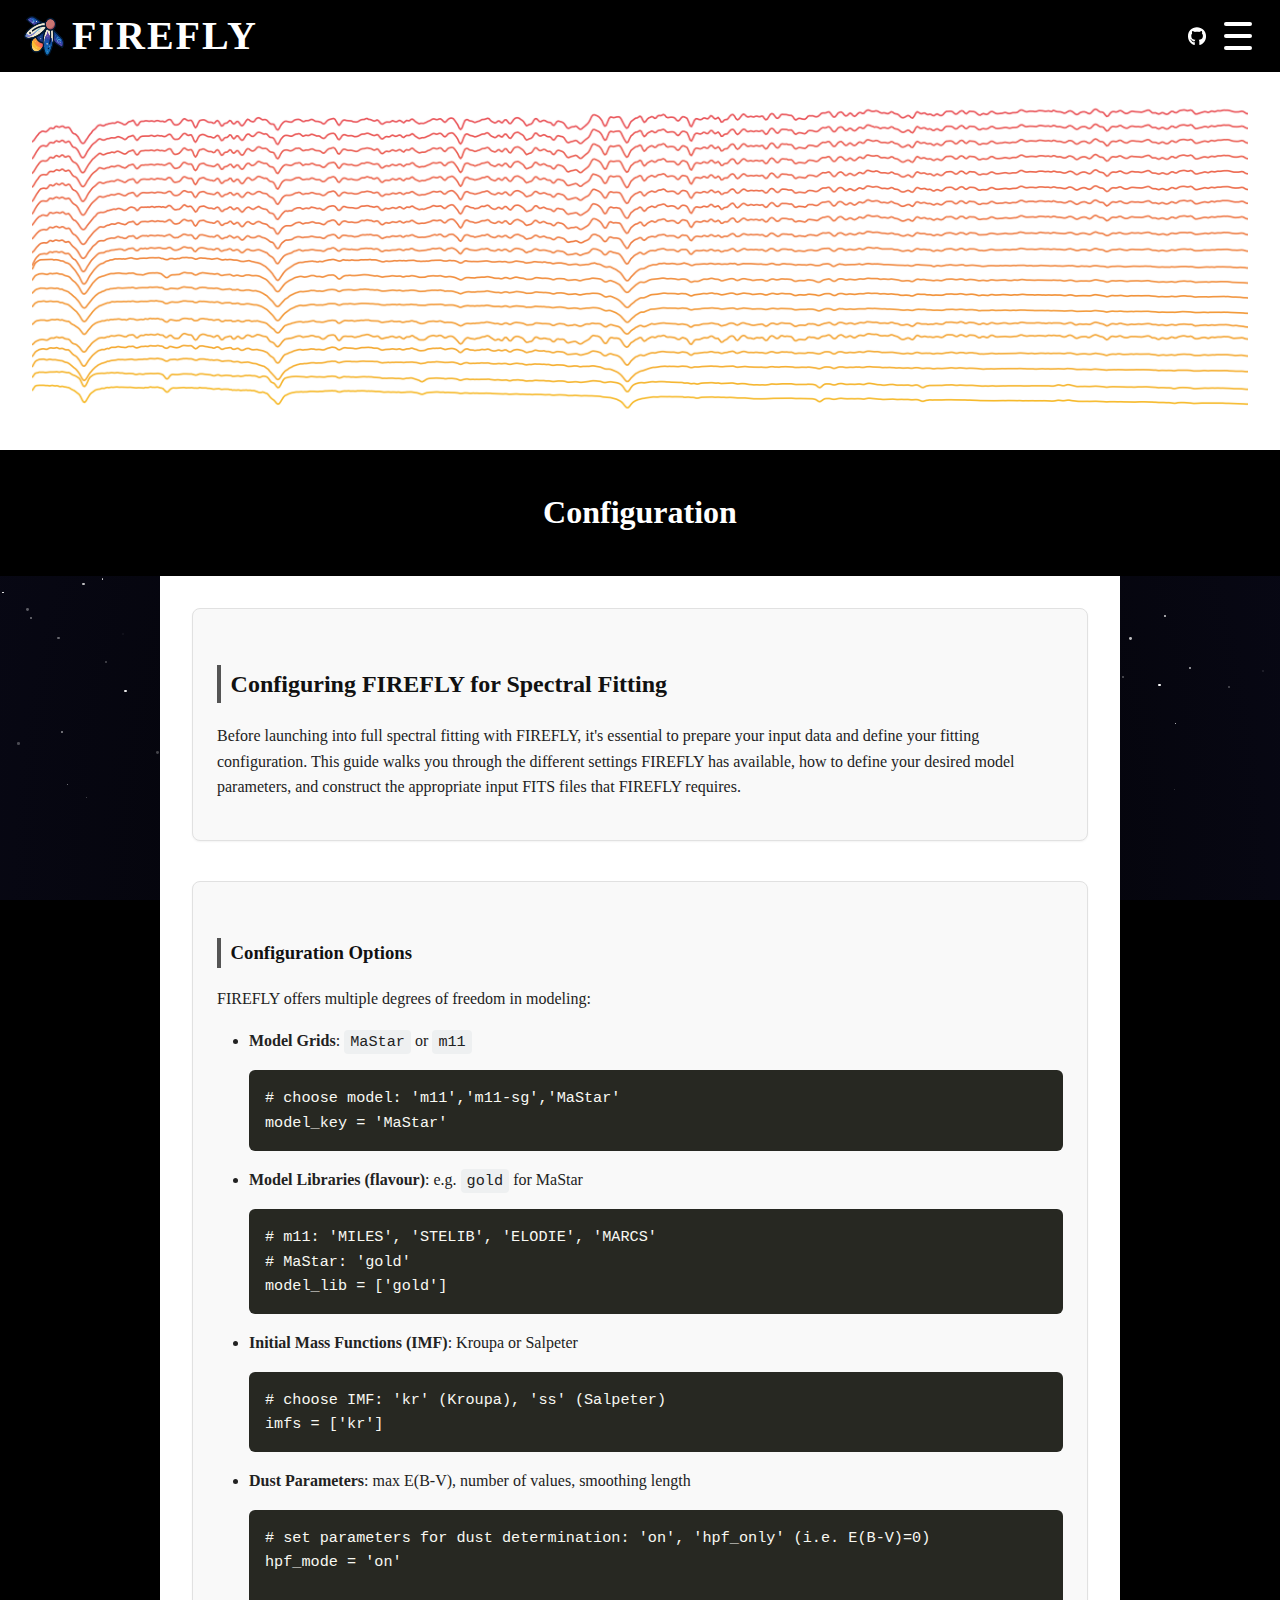
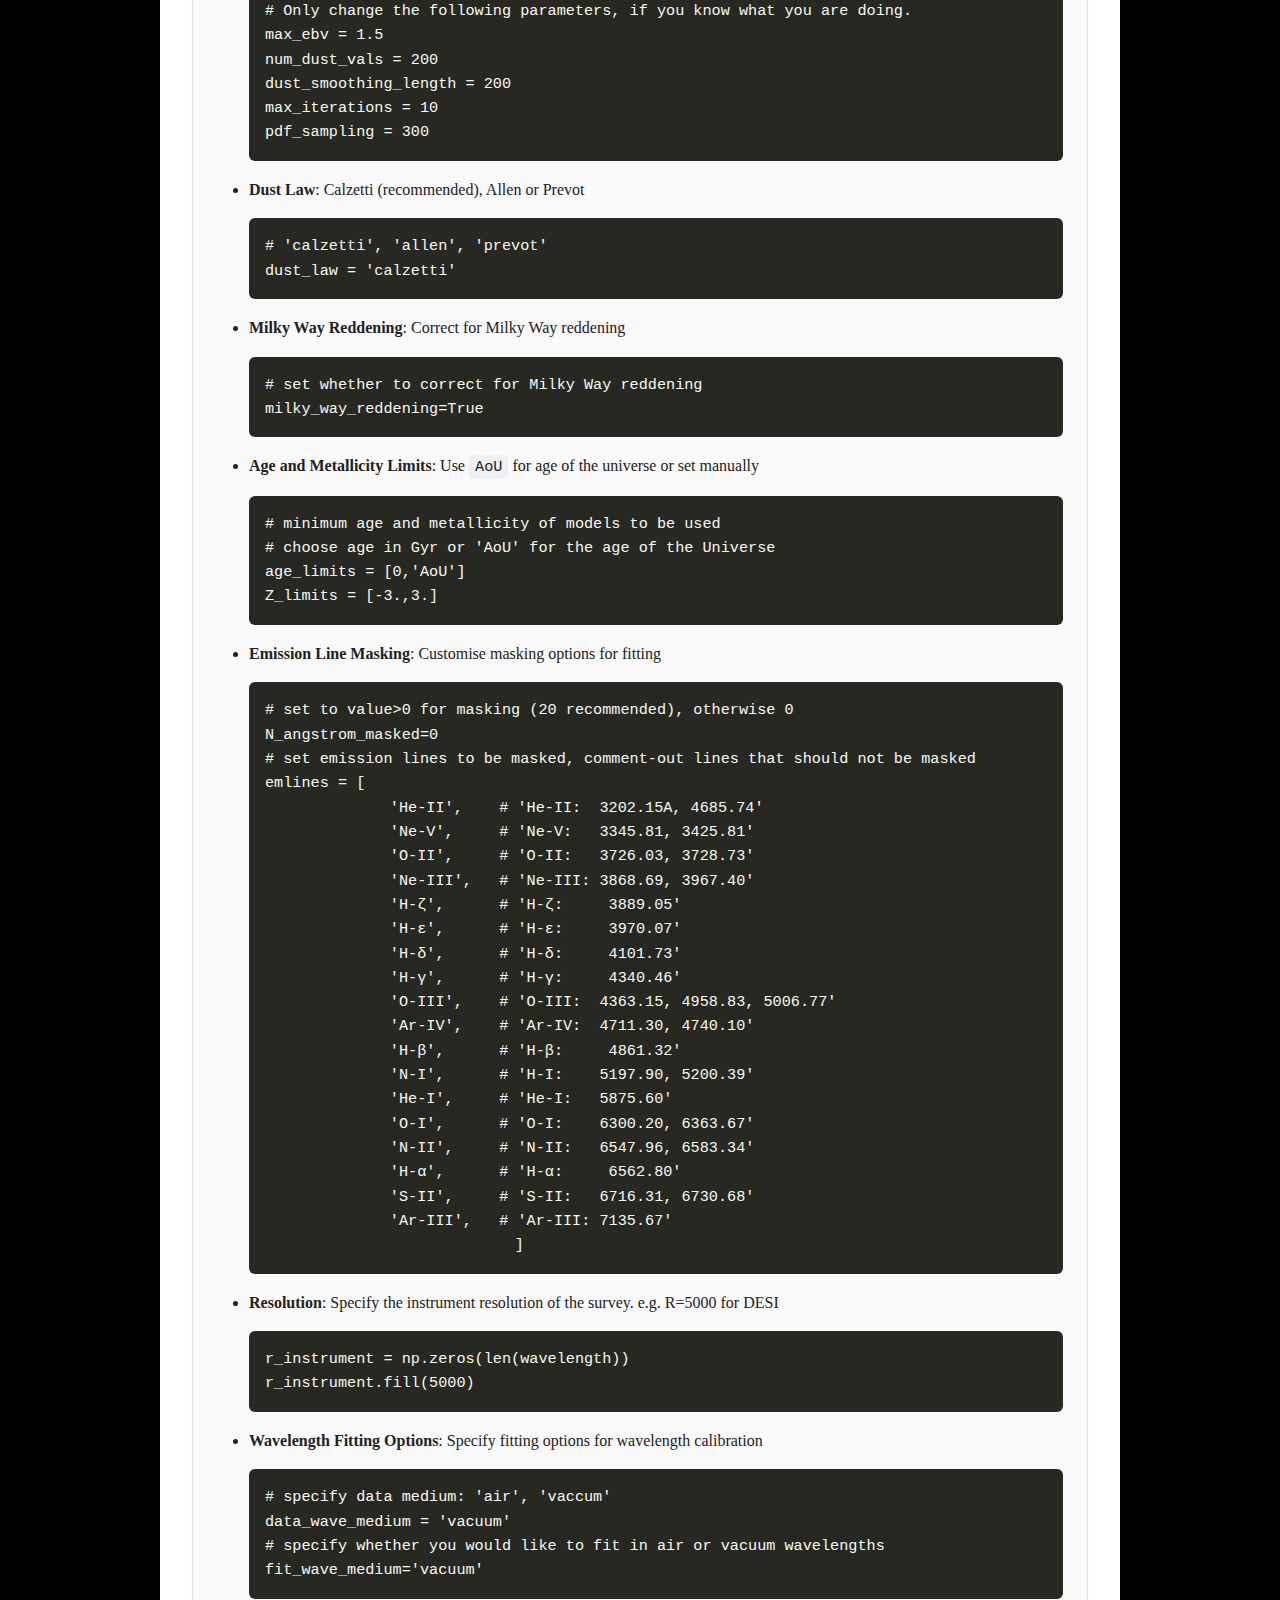
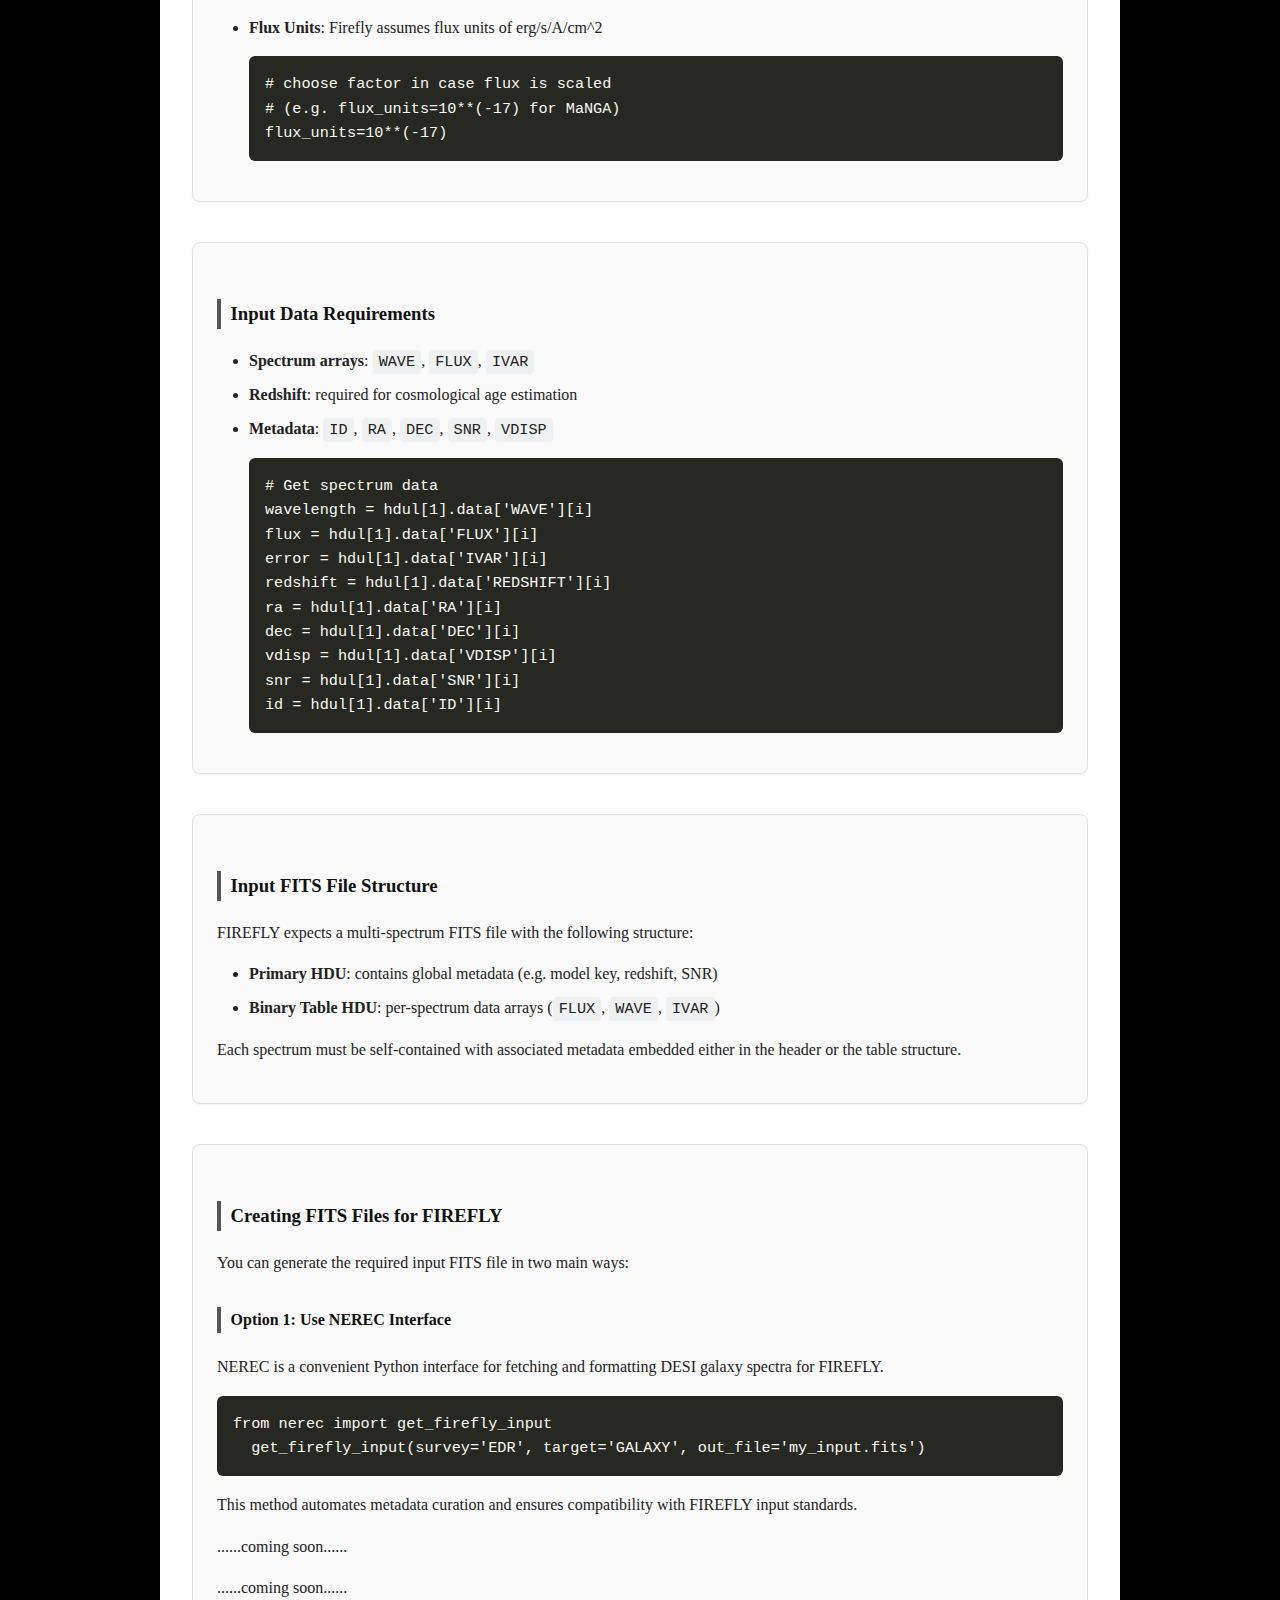
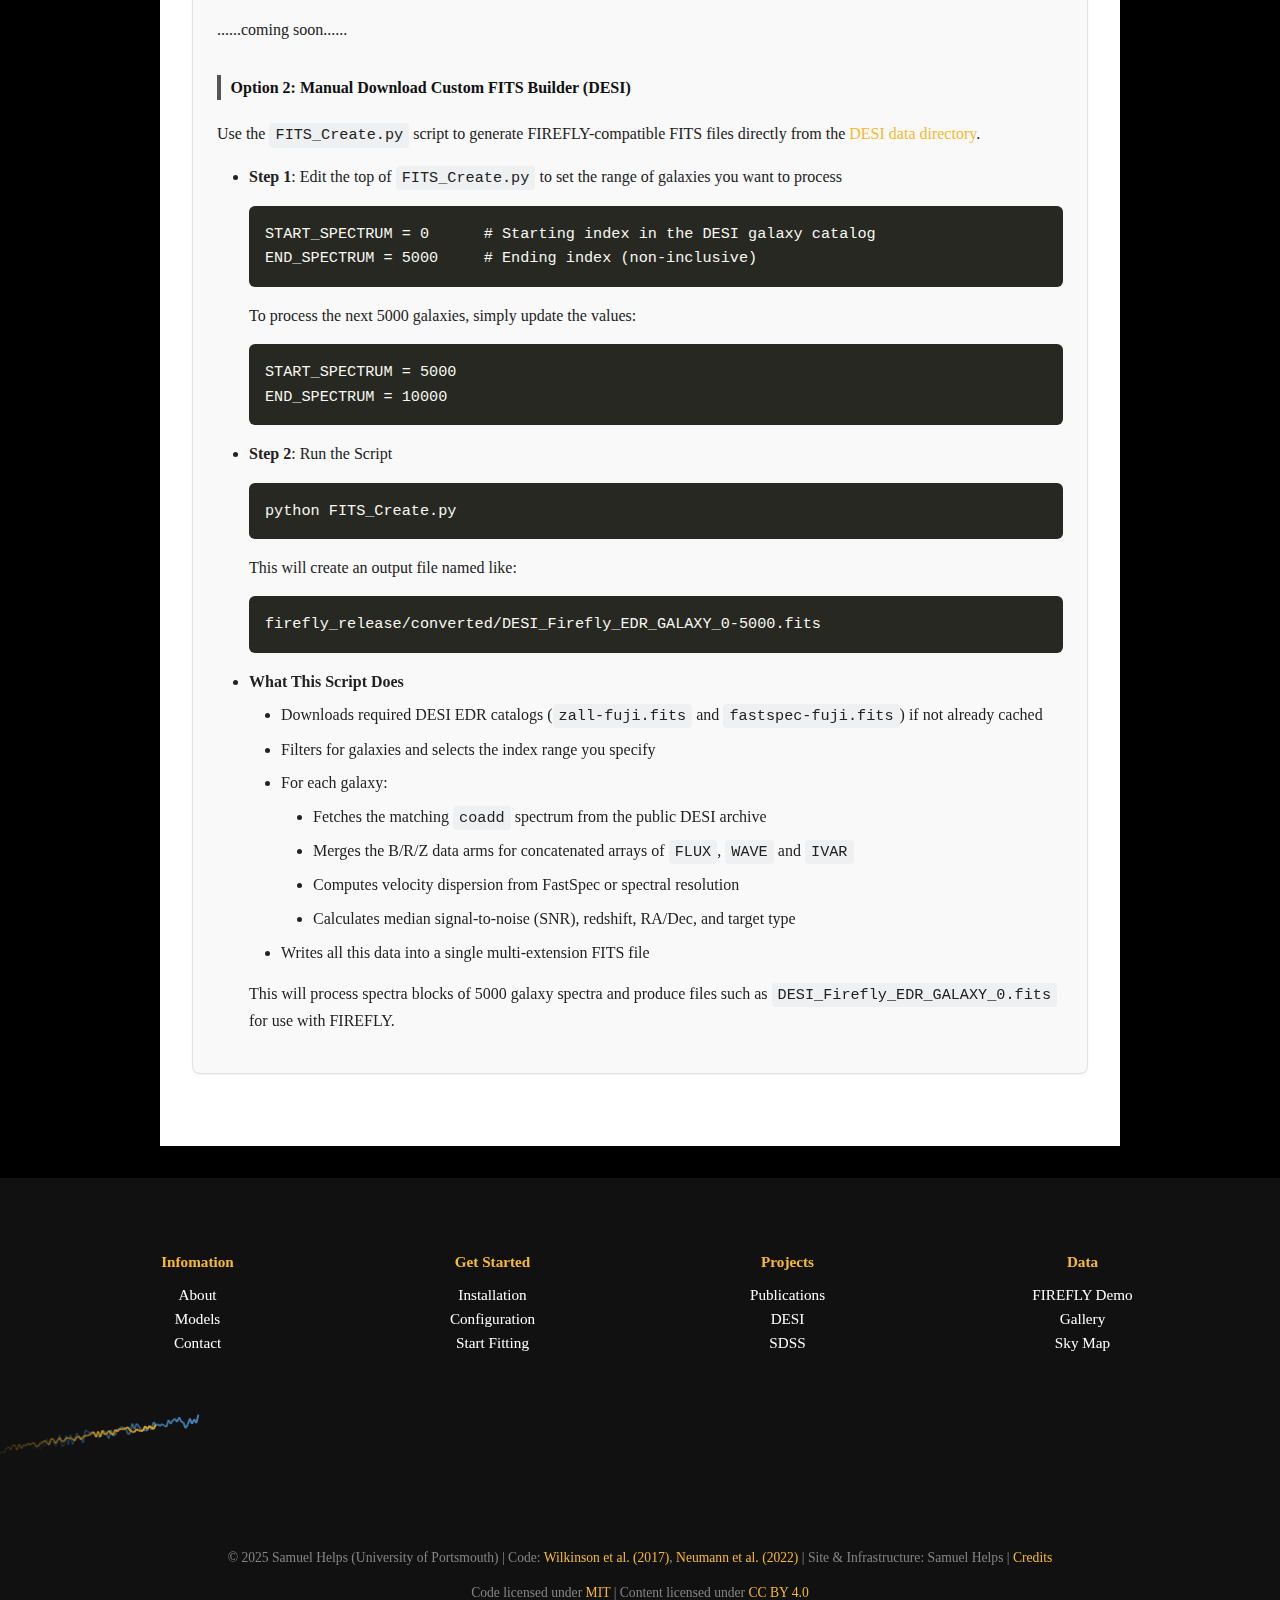
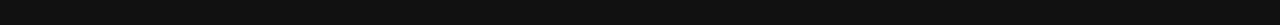
<file: configuration.html>
<!DOCTYPE html>
<html lang="en">
<head>
  <meta charset="UTF-8" />
  <meta name="viewport" content="width=device-width, initial-scale=1" />
  <title>Configuration - FIREFLY</title>
  <link rel="stylesheet" href="css\style.css" /> 
  <script src="js\script.js" defer></script>
</head>
<body>
  <!-- Topbar: black bar with logo, title, and menu icon -->
  <div class="topbar" id="topbar">
  <div class="logo-area">
    <a href="index.html" class="home-link">
      <img src="images/AIfly.png" alt="Logo" class="logo-img" />
      <span class="firefly-title">FIREFLY</span>
    </a>
  </div>
<!-- From Uiverse.io by vinodjangid07 --> 
  <button class="Btn-git" onclick="window.open('https://github.com/FireflySpectra/firefly_release', '_blank')">
    <svg class="svgIcon-git" viewBox="0 0 496 512" height="1.4em" xmlns="https://github.com/FireflySpectra/firefly_release"><path d="M165.9 397.4c0 2-2.3 3.6-5.2 3.6-3.3.3-5.6-1.3-5.6-3.6 0-2 2.3-3.6 5.2-3.6 3-.3 5.6 1.3 5.6 3.6zm-31.1-4.5c-.7 2 1.3 4.3 4.3 4.9 2.6 1 5.6 0 6.2-2s-1.3-4.3-4.3-5.2c-2.6-.7-5.5.3-6.2 2.3zm44.2-1.7c-2.9.7-4.9 2.6-4.6 4.9.3 2 2.9 3.3 5.9 2.6 2.9-.7 4.9-2.6 4.6-4.6-.3-1.9-3-3.2-5.9-2.9zM244.8 8C106.1 8 0 113.3 0 252c0 110.9 69.8 205.8 169.5 239.2 12.8 2.3 17.3-5.6 17.3-12.1 0-6.2-.3-40.4-.3-61.4 0 0-70 15-84.7-29.8 0 0-11.4-29.1-27.8-36.6 0 0-22.9-15.7 1.6-15.4 0 0 24.9 2 38.6 25.8 21.9 38.6 58.6 27.5 72.9 20.9 2.3-16 8.8-27.1 16-33.7-55.9-6.2-112.3-14.3-112.3-110.5 0-27.5 7.6-41.3 23.6-58.9-2.6-6.5-11.1-33.3 2.6-67.9 20.9-6.5 69 27 69 27 20-5.6 41.5-8.5 62.8-8.5s42.8 2.9 62.8 8.5c0 0 48.1-33.6 69-27 13.7 34.7 5.2 61.4 2.6 67.9 16 17.7 25.8 31.5 25.8 58.9 0 96.5-58.9 104.2-114.8 110.5 9.2 7.9 17 22.9 17 46.4 0 33.7-.3 75.4-.3 83.6 0 6.5 4.6 14.4 17.3 12.1C428.2 457.8 496 362.9 496 252 496 113.3 383.5 8 244.8 8zM97.2 352.9c-1.3 1-1 3.3.7 5.2 1.6 1.6 3.9 2.3 5.2 1 1.3-1 1-3.3-.7-5.2-1.6-1.6-3.9-2.3-5.2-1zm-10.8-8.1c-.7 1.3.3 2.9 2.3 3.9 1.6 1 3.6.7 4.3-.7.7-1.3-.3-2.9-2.3-3.9-2-.6-3.6-.3-4.3.7zm32.4 35.6c-1.6 1.3-1 4.3 1.3 6.2 2.3 2.3 5.2 2.6 6.5 1 1.3-1.3.7-4.3-1.3-6.2-2.2-2.3-5.2-2.6-6.5-1zm-11.4-14.7c-1.6 1-1.6 3.6 0 5.9 1.6 2.3 4.3 3.3 5.6 2.3 1.6-1.3 1.6-3.9 0-6.2-1.4-2.3-4-3.3-5.6-2z"></path></svg>
    <span class="text-git">Github</span>
  </button>
  <div class="menu-icon" id="menuIcon" tabindex="0" aria-label="Open menu">
    <span></span>
    <span></span>
    <span></span>
  </div>
    <div class="menu-drawer" id="menuDrawer">
      <ul>
        <li><a href=index.html#intro">About</a></li>
        <li><a href="demofitter.html">FIREFLY Demo</a></li>
        <li>
          <a href="index.html#install">Install →</a>
          <ul>
            <li><a href="installation.html">Installation</a></li>
            <li><a href="configuration.html">Configuration</a></li>
            <li><a href="start-fitting.html">Start Fitting</a></li>
          </ul>
        </li>
        <li><a href="index.html#models">Models</a></li>
        <li>
          <a href="index.html#surveys">Surveys →</a>
          <ul>
            <li><a href="desi.html">DESI</a></li>
            <li><a href="sdss.html">SDSS</a></li>
          </ul>
        </li>
        <li><a href="index.html#gallery">Gallery</a></li>
        <li><a href="index.html#contact">Contact</a></li>
      </ul>
    </div>
  </div>

<header class="hero-spectra"></header>


  <header><h1>Configuration</h1></header>
  <main class="documentation-content config-section">
    <div id="star-background"></div>
    <section class="intro">
      <h2>Configuring FIREFLY for Spectral Fitting</h2>
      <p>
        Before launching into full spectral fitting with FIREFLY, it's essential to prepare your input data and define your fitting configuration.
        This guide walks you through the different settings FIREFLY has available, how to define your desired model parameters, and construct the appropriate input FITS files that FIREFLY requires.
      </p>
    </section>

    <section class="options">
      <h3>Configuration Options</h3>
      <p>FIREFLY offers multiple degrees of freedom in modeling:</p>
      <ul>
        <li><b>Model Grids</b>: <code>MaStar</code> or <code>m11</code></li>
          <pre><code class="language-python"># choose model: 'm11','m11-sg','MaStar'
model_key = 'MaStar'</code></pre>
        <li><b>Model Libraries (flavour)</b>: e.g. <code>gold</code> for MaStar</li>
          <pre><code class="language-python"># m11: 'MILES', 'STELIB', 'ELODIE', 'MARCS'
# MaStar: 'gold'
model_lib = ['gold']</code></pre>        
        <li><b>Initial Mass Functions (IMF)</b>: Kroupa or Salpeter</li>
          <pre><code class="language-python"># choose IMF: 'kr' (Kroupa), 'ss' (Salpeter)
imfs = ['kr']</code></pre>
        <li><b>Dust Parameters</b>: max E(B-V), number of values, smoothing length</li>
          <pre><code class="language-python"># set parameters for dust determination: 'on', 'hpf_only' (i.e. E(B-V)=0)
hpf_mode = 'on' 

# Only change the following parameters, if you know what you are doing.
max_ebv = 1.5                   
num_dust_vals = 200             
dust_smoothing_length = 200 
max_iterations = 10
pdf_sampling = 300  </code></pre>
        <li><b>Dust Law</b>: Calzetti (recommended), Allen or Prevot</li>
          <pre><code class="language-python"># 'calzetti', 'allen', 'prevot'
dust_law = 'calzetti'</code></pre>
        <li><b>Milky Way Reddening</b>: Correct for Milky Way reddening</li>
          <pre><code class="language-python"># set whether to correct for Milky Way reddening
milky_way_reddening=True</code></pre>
        <li><b>Age and Metallicity Limits</b>: Use <code>AoU</code> for age of the universe or set manually</li>
          <pre><code class="language-python"># minimum age and metallicity of models to be used 
# choose age in Gyr or 'AoU' for the age of the Universe
age_limits = [0,'AoU']
Z_limits = [-3.,3.]</code></pre>
        <li><b>Emission Line Masking</b>: Customise masking options for fitting</li>
          <pre><code class="language-python"># set to value>0 for masking (20 recommended), otherwise 0
N_angstrom_masked=0 
# set emission lines to be masked, comment-out lines that should not be masked
emlines = [
		'He-II',    # 'He-II:  3202.15A, 4685.74'
		'Ne-V',     # 'Ne-V:   3345.81, 3425.81'
		'O-II',     # 'O-II:   3726.03, 3728.73'
		'Ne-III',   # 'Ne-III: 3868.69, 3967.40'
		'H-ζ',      # 'H-ζ:     3889.05'
		'H-ε',      # 'H-ε:     3970.07'
		'H-δ',      # 'H-δ:     4101.73'
		'H-γ',      # 'H-γ:     4340.46'
		'O-III',    # 'O-III:  4363.15, 4958.83, 5006.77'
		'Ar-IV',    # 'Ar-IV:  4711.30, 4740.10'
		'H-β',      # 'H-β:     4861.32'
		'N-I',      # 'H-I:    5197.90, 5200.39'
		'He-I',     # 'He-I:   5875.60'
		'O-I',      # 'O-I:    6300.20, 6363.67'
		'N-II',     # 'N-II:   6547.96, 6583.34'
		'H-α',      # 'H-α:     6562.80'
		'S-II',     # 'S-II:   6716.31, 6730.68'
		'Ar-III',   # 'Ar-III: 7135.67'
				]</code></pre>
        <li><b>Resolution</b>: Specify the instrument resolution of the survey. e.g. R=5000 for DESI</li>
          <pre><code class="language-python">r_instrument = np.zeros(len(wavelength))
r_instrument.fill(5000)</code></pre>
        <li><b>Wavelength Fitting Options</b>: Specify fitting options for wavelength calibration</li>
          <pre><code class="language-python"># specify data medium: 'air', 'vaccum'
data_wave_medium = 'vacuum'
# specify whether you would like to fit in air or vacuum wavelengths
fit_wave_medium='vacuum'</code></pre>
        <li><b>Flux Units</b>: Firefly assumes flux units of erg/s/A/cm^2</li>
          <pre><code class="language-python"># choose factor in case flux is scaled
# (e.g. flux_units=10**(-17) for MaNGA)
flux_units=10**(-17)</code></pre>
      </ul>
    </section>

    <section class="requirements">
      <h3>Input Data Requirements</h3>
      <ul>
        <li><b>Spectrum arrays</b>: <code>WAVE</code>, <code>FLUX</code>, <code>IVAR</code></li>
        <li><b>Redshift</b>: required for cosmological age estimation</li>
        <li><b>Metadata</b>: <code>ID</code>, <code>RA</code>, <code>DEC</code>, <code>SNR</code>, <code>VDISP</code></li>
          <pre><code class="language-python"># Get spectrum data
wavelength = hdul[1].data['WAVE'][i]
flux = hdul[1].data['FLUX'][i]
error = hdul[1].data['IVAR'][i]
redshift = hdul[1].data['REDSHIFT'][i]
ra = hdul[1].data['RA'][i]
dec = hdul[1].data['DEC'][i]
vdisp = hdul[1].data['VDISP'][i]
snr = hdul[1].data['SNR'][i]
id = hdul[1].data['ID'][i]</code></pre>      
      </ul>
    </section>

    <section class="fits-structure">
      <h3>Input FITS File Structure</h3>
      <p>FIREFLY expects a multi-spectrum FITS file with the following structure:</p>
      <ul>
        <li><b>Primary HDU</b>: contains global metadata (e.g. model key, redshift, SNR)</li>
        <li><b>Binary Table HDU</b>: per-spectrum data arrays (<code>FLUX</code>, <code>WAVE</code>, <code>IVAR</code>)</li>
      </ul>
      <p>Each spectrum must be self-contained with associated metadata embedded either in the header or the table structure.</p>
    </section>

    <section class="generation">
      <h3>Creating FITS Files for FIREFLY</h3>
      <p>You can generate the required input FITS file in two main ways:</p>

      <h4>Option 1: Use NEREC Interface</h4>
      <p>NEREC is a convenient Python interface for fetching and formatting DESI galaxy spectra for FIREFLY.</p>
      <pre><code class="language-python">from nerec import get_firefly_input
  get_firefly_input(survey='EDR', target='GALAXY', out_file='my_input.fits')</code></pre>
      <p>This method automates metadata curation and ensures compatibility with FIREFLY input standards.</p>
      <p>......coming soon......</p>
      <p>......coming soon......</p>
      <p>......coming soon......</p>


      <h4>Option 2: Manual Download Custom FITS Builder (DESI)</h4>
      <p>Use the <code>FITS_Create.py</code> script to generate FIREFLY-compatible FITS files directly from the <a href="https://data.desi.lbl.gov/public/" target="_blank">DESI data directory</a>.</p>
      <ul>
        <li><b>Step 1</b>: Edit the top of <code>FITS_Create.py</code> to set the range of galaxies you want to process</li>
        <pre><code class="language-python">START_SPECTRUM = 0      # Starting index in the DESI galaxy catalog
END_SPECTRUM = 5000     # Ending index (non-inclusive)</code></pre>
To process the next 5000 galaxies, simply update the values:
        <pre><code class="language-python">START_SPECTRUM = 5000
END_SPECTRUM = 10000</code></pre>
        <li><b>Step 2</b>: Run the Script</li>
        <pre><code class="language-bash">python FITS_Create.py</code></pre>
This will create an output file named like:
        <pre><code class="language-bash">firefly_release/converted/DESI_Firefly_EDR_GALAXY_0-5000.fits
</code></pre>
        <li><b>What This Script Does</b>
        <ul>
          <li>Downloads required DESI EDR catalogs (<code>zall-fuji.fits</code> and <code>fastspec-fuji.fits</code>) if not already cached</li>
          <li>Filters for galaxies and selects the index range you specify</li>
          <li>For each galaxy:</li>
          <ul>
            <li>Fetches the matching <code>coadd</code> spectrum from the public DESI archive</li>
            <li>Merges the B/R/Z data arms for concatenated arrays of <code>FLUX</code>, <code>WAVE</code> and <code>IVAR</code></li>
            <li>Computes velocity dispersion from FastSpec or spectral resolution</li>
            <li>Calculates median signal-to-noise (SNR), redshift, RA/Dec, and target type</li>
        </ul>
          <li>Writes all this data into a single multi-extension FITS file</li>
        </ul>
        </li>
      <p>This will process spectra blocks of 5000 galaxy spectra and produce files such as <code>DESI_Firefly_EDR_GALAXY_0.fits</code> for use with FIREFLY.</p>
      </section>

  </main>



  <script>
    const starContainer = document.getElementById('star-background');
    for (let i = 0; i < 200; i++) {
      const star = document.createElement('div');
      star.className = 'star';

      const size = Math.random() * 2 + 1;
      star.style.width = `${size}px`;
      star.style.height = `${size}px`;
      star.style.top = `${Math.random() * 100}%`;
      star.style.left = `${Math.random() * 100}%`;
      star.style.opacity = Math.random();
      star.style.animationDuration = `${Math.random() * 4 + 1}s`;
      star.style.animationDelay = `${Math.random() * 5}s`;

      starContainer.appendChild(star);
    }
  </script>

<footer>
  <div style="max-width:1200px; margin:auto; padding: 20px; display:grid; grid-template-columns: repeat(auto-fit, minmax(180px, 1fr)); gap:20px; font-size:0.95em;">
    <div>
      <h4 style="color:#f7ba2b; margin-bottom:8px;">Infomation</h4>
      <ul style="list-style:none; padding:0; margin:0;">
        <li><a href="index.html#intro" style="color:white; text-decoration:none;">About</a></li>
        <li><a href="index.html#models" style="color:white; text-decoration:none;">Models</a></li>
        <li><a href="index.html#contact" style="color:white; text-decoration:none;">Contact</a></li>
      </ul>
    </div>

    <div>
      <h4 style="color:#f7ba2b; margin-bottom:8px;">Get Started</h4>
      <ul style="list-style:none; padding:0; margin:0;">
        <li><a href="installation.html" style="color:white; text-decoration:none;">Installation</a></li>
        <li><a href="configuration.html" style="color:white; text-decoration:none;">Configuration</a></li>
        <li><a href="start-fitting.html" style="color:white; text-decoration:none;">Start Fitting</a></li>
      </ul>
    </div>

    <div>
      <h4 style="color:#f7ba2b; margin-bottom:8px;">Projects</h4>
      <ul style="list-style:none; padding:0; margin:0;">
        <li><a href="publications.html" style="color:white; text-decoration:none;">Publications</a></li>
        <li><a href="desi.html" style="color:white; text-decoration:none;">DESI</a></li>
        <li><a href="sdss.html" style="color:white; text-decoration:none;">SDSS</a></li>
        
      </ul>
    </div>

    <div>
      <h4 style="color:#f7ba2b; margin-bottom:8px;">Data</h4>
      <ul style="list-style:none; padding:0; margin:0;">
        <li><a href="demofitter.html" style="color:white; text-decoration:none;">FIREFLY Demo</a></li>
        <li><a href="index.html#gallery" style="color:white; text-decoration:none;">Gallery</a></li>
        <li><a href="index.html#sky-map" style="color:white; text-decoration:none;">Sky Map</a></li>
      </ul>
    </div>
  </div>
  <div style="width:100%;margin:auto;">
    <canvas id="spectralWidget" style="width:100%;height:auto;"></canvas>
  </div>
  <p style="font-size: 0.85em; color: #868686;">
    &copy; 2025 Samuel Helps (University of Portsmouth) | Code: 
    <a href="https://ui.adsabs.harvard.edu/abs/2017MNRAS.472.4297W" target="_blank">Wilkinson et al. (2017)</a>, 
    <a href="https://ui.adsabs.harvard.edu/abs/2022MNRAS.510.1538N" target="_blank">Neumann et al. (2022)</a> |
    Site & Infrastructure: Samuel Helps |
    <a href="credits.html">Credits</a>
  </p>
  <p style="font-size: 0.85em; color: #868686;">
    Code licensed under <a href="LICENSE">MIT</a> | Content licensed under <a href="https://creativecommons.org/licenses/by/4.0/">CC BY 4.0</a>
  </p>
</footer>

<script>
const canvas = document.getElementById('spectralWidget');
const ctx = canvas.getContext('2d');

function resizeCanvas() {
    canvas.width = canvas.offsetWidth;
    canvas.height = 150;
}
resizeCanvas();
window.addEventListener('resize', resizeCanvas);

// Generate synthetic data and model
const N = 600;
let spectrum = new Array(N);
let model = new Array(N);
let wavelength = new Array(N);
for (let i = 0; i < N; i++) {
    const x = i / N * 10;
    wavelength[i] = x;
    spectrum[i] = 15 + 6 * Math.sin(x * 0.6) + Math.random() * 2;
    model[i] = 15 + 6 * Math.sin(x * 0.6 + 0.1) + Math.random() * 1; // trailing model
}

let progress = 0;
const fadeLength = 80; // Number of points over which to fade out

function draw() {
    ctx.clearRect(0, 0, canvas.width, canvas.height);

    const margin = 0;
    const w = canvas.width - 2 * margin;
    const h = canvas.height - 2 * margin;

    const maxY = Math.max(...spectrum) + 5;
    const minY = Math.min(...spectrum) - 5;

    const toCanvas = (x, y) => [
        margin + (x / 10) * w,
        canvas.height - margin - ((y - minY) / (maxY - minY)) * h
    ];

    // Draw spectrum with fade
    ctx.lineWidth = 2;
    for (let i = Math.max(1, progress - fadeLength); i < progress && i < N; i++) {
        let alpha = (i - (progress - fadeLength)) / fadeLength; // 0..1 fade factor
        ctx.strokeStyle = `rgba(70,130,180,${alpha.toFixed(2)})`; // steelblue fade

        ctx.beginPath();
        const [x0, y0] = toCanvas(wavelength[i - 1], spectrum[i - 1]);
        const [x1, y1] = toCanvas(wavelength[i], spectrum[i]);
        ctx.moveTo(x0, y0);
        ctx.lineTo(x1, y1);
        ctx.stroke();
    }

    // Draw model with fade
    for (let i = Math.max(1, progress - fadeLength - 20); i < progress - 20 && i < N; i++) {
        if(i < 1) continue;
        let alpha = (i - (progress - fadeLength - 20)) / fadeLength; // same fade factor shifted by delay
        if(alpha < 0) alpha = 0;
        if(alpha > 1) alpha = 1;

        ctx.strokeStyle = `rgba(218,165,32,${alpha.toFixed(2)})`; // goldenrod fade
        ctx.lineWidth = 2;

        ctx.beginPath();
        const [x0, y0] = toCanvas(wavelength[i - 1], model[i - 1]);
        const [x1, y1] = toCanvas(wavelength[i], model[i]);
        ctx.moveTo(x0, y0);
        ctx.lineTo(x1, y1);
        ctx.stroke();
    }

    // Increment progress and loop
    if (progress < N + fadeLength + 20) {
        progress += 2;
        requestAnimationFrame(draw);
    } else {
        progress = 0; // Loop animation
        setTimeout(() => requestAnimationFrame(draw), 1000);
    }
}

draw();
</script>

</body>
</html>
</file>
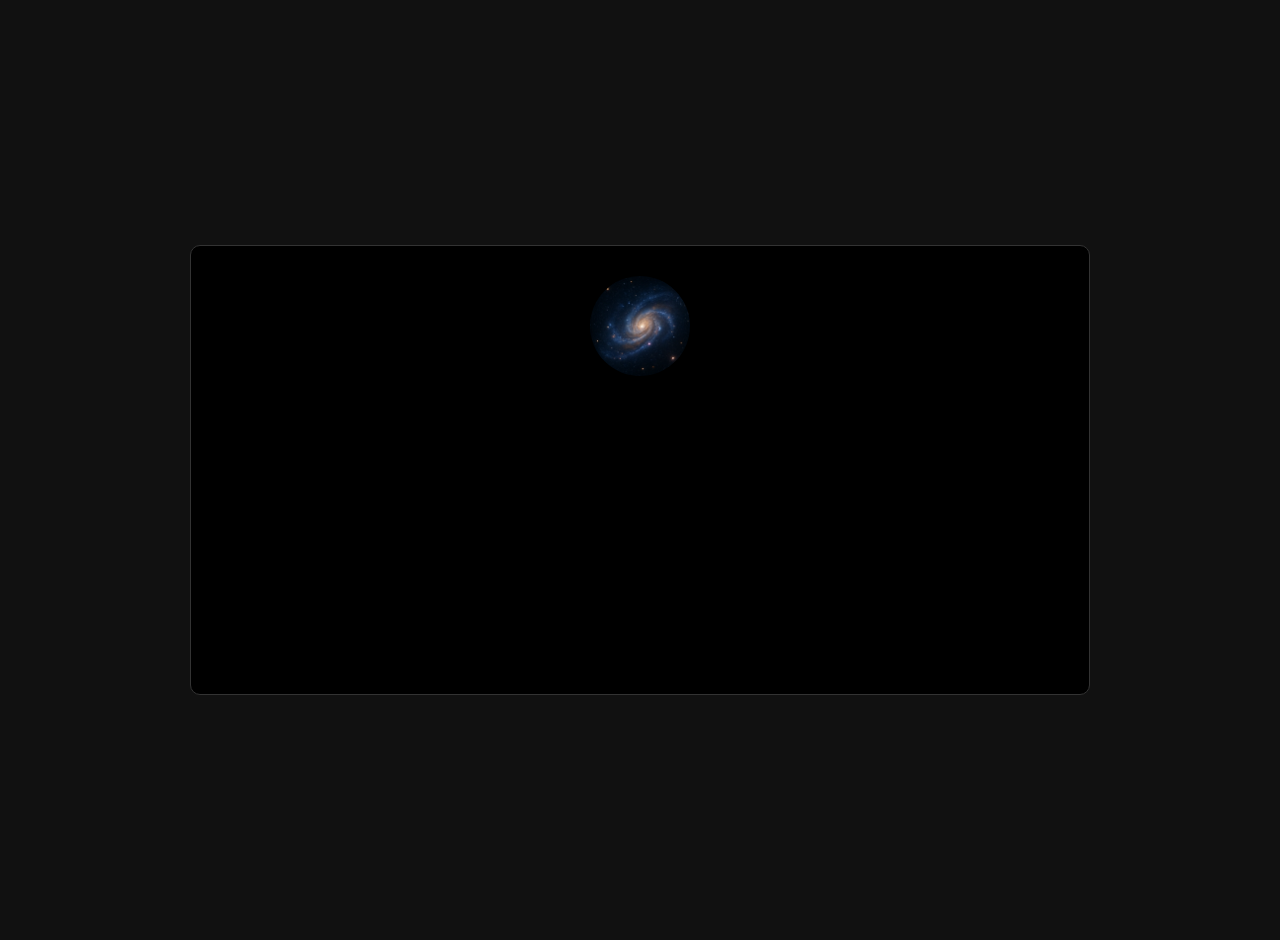
<file: Fitting_widget.html>
<!DOCTYPE html>
<html lang="en">
<head>
  <meta charset="UTF-8" />
  <meta name="viewport" content="width=device-width, initial-scale=1" />
  <title>FIREFLY Spectral Fitting Animation - Improved</title>
  <style>
    body {
      margin: 0;
      background: #111;
      font-family: 'Segoe UI', Tahoma, Geneva, Verdana, sans-serif;
      color: #eee;
      display: flex;
      justify-content: center;
      align-items: center;
      height: 100vh;
      padding: 20px;
    }

    .scene {
      width: 900px;
      height: 450px;
      padding: 30px;
      border-radius: 10px;
      background: black;
      border: 1px solid #333;
      position: relative;
      box-sizing: border-box;
      overflow: visible;
      user-select: none;
    }

    /* Galaxy fade-in */
    .galaxy {
      width: 100px;
      height: 100px;
      background-image: url('images/galaxy24.png');
      background-size: cover;
      border-radius: 50%;
      margin: 0 auto 20px auto;
      opacity: 0;
      transition: opacity 1.2s ease-in;
    }
    .galaxy.visible {
      opacity: 1;
    }

    /* Beam container holds pieces */
    .beam-container {
      width: 100%;
      height: 14px;
      margin: 0 auto 25px auto;
      display: flex;
      gap: 2px;
      opacity: 0;
      user-select: none;
    }

    /* Each beam piece starts collapsed and expands horizontally */
    .beam-piece {
      flex: 1 1 0;
      background: linear-gradient(to right, violet, indigo, blue, green, yellow, orange, red);
      border-radius: 5px;
      transform-origin: left center;
      transform: scaleX(0);
      transition: transform 0.6s ease;
    }
    .beam-piece.visible {
      transform: scaleX(1);
    }

    /* Spectrum container: hold SVG, initially invisible */
    .spectrum-container {
      width: 100%;
      height: 320px;
      position: relative;
      opacity: 0;
      transition: opacity 1s ease;
      user-select: none;
    }
    .spectrum-container.visible {
      opacity: 1;
    }

    svg {
      width: 100%;
      height: 100%;
    }

    /* Axes styles */
    line.axis {
      stroke: #555;
      stroke-width: 1.5;
      shape-rendering: crispEdges;
    }
    text.axis-label {
      fill: #ccc;
      font-size: 14px;
      user-select: none;
      pointer-events: none;
    }

    /* Data and models */
    polyline {
      fill: none;
      stroke-width: 2;
      stroke-linejoin: round;
      stroke-linecap: round;
    }
    .data-line {
      stroke: steelblue;
    }
    .model-line {
      stroke: goldenrod;
      opacity: 0;
      stroke-dasharray: 2000;
      stroke-dashoffset: 2000;
      transition: opacity 0.5s ease;
    }
    .residual-line {
      stroke: black;
      stroke-width: 1.5;
      opacity: 0;
      stroke-dasharray: 2000;
      stroke-dashoffset: 2000;
    }

    /* Chi-square style */
    .chi-square {
      position: absolute;
      top: 15px;
      right: 25px;
      font-size: 18px;
      font-weight: bold;
      color: goldenrod;
      opacity: 0;
      transition: opacity 0.5s ease;
      user-select: none;
    }
    .chi-best {
      color: #32cd32; /* LimeGreen */
    }

    /* Properties box */
    .properties {
      opacity: 0;
      transform: translateY(20px);
      transition: opacity 1s ease, transform 1s ease;
      margin-top: 20px;
      padding: 14px 20px;
      background: #222;
      border-left: 5px solid #32cd32;
      border-radius: 6px;
      color: #eee;
      font-size: 14px;
      user-select: none;
    }
    .properties.visible {
      opacity: 1;
      transform: translateY(0);
    }
  </style>
</head>
<body>
  <div class="scene">
    <div id="galaxy" class="galaxy" title="Galaxy"></div>

    <div id="beamContainer" class="beam-container" aria-label="Color Spectrum Beam">
      <!-- 15 pieces to form the beam -->
      <div class="beam-piece" style="background: violet;"></div>
      <div class="beam-piece" style="background: indigo;"></div>
      <div class="beam-piece" style="background: blue;"></div>
      <div class="beam-piece" style="background: #0a7bdc;"></div>
      <div class="beam-piece" style="background: #00a854;"></div>
      <div class="beam-piece" style="background: #a2d249;"></div>
      <div class="beam-piece" style="background: #f6ee20;"></div>
      <div class="beam-piece" style="background: #f7ba2b;"></div>
      <div class="beam-piece" style="background: #ea8f2e;"></div>
      <div class="beam-piece" style="background: #ea5b3f;"></div>
      <div class="beam-piece" style="background: #e83e44;"></div>
      <div class="beam-piece" style="background: #dc3237;"></div>
      <div class="beam-piece" style="background: #c81d2f;"></div>
      <div class="beam-piece" style="background: #9d1825;"></div>
      <div class="beam-piece" style="background: #740f1a;"></div>
    </div>

    <div id="spectrumContainer" class="spectrum-container" aria-label="Galaxy Spectrum Graph">
      <svg viewBox="0 0 900 320" preserveAspectRatio="none" role="img" aria-labelledby="title desc">
        <title>Galaxy Spectrum with Models and Residuals</title>
        <desc>A plot showing galaxy observed spectrum in blue and successive model fits in goldenrod lines with residuals in black.</desc>

        <!-- Axes: y-axis line stops exactly at x-axis -->
        <line class="axis" x1="60" y1="30" x2="60" y2="270"/>
        <line class="axis" x1="60" y1="270" x2="880" y2="270"/>
        <text x="10" y="55" class="axis-label">Flux</text>
        <text x="780" y="295" class="axis-label">Wavelength</text>

        <!-- Observed Data (blue) with many points for smoothness -->
        <polyline class="data-line"
          points="
            60,148 90,143 120,147 150,139 180,144 210,138 240,145 270,135 300,140
            330,137 360,145 390,138 420,146 450,140 480,147 510,142 540,150 570,145
            600,152 630,148 660,155 690,150 720,158 750,152 780,159 810,155 840,161 870,157 880,160
          "
        />

        <!-- Models with smoother curves -->
        <polyline id="model1" class="model-line"
          points="
            60,150 90,144 120,148 150,140 180,145 210,139 240,146 270,136 300,141
            330,138 360,146 390,139 420,147 450,141 480,148 510,143 540,151 570,146
            600,153 630,149 660,156 690,151 720,159 750,153 780,160 810,156 840,162 870,158 880,161
          "
        />
        <polyline id="model2" class="model-line"
          points="
            60,146 90,142 120,145 150,138 180,143 210,137 240,144 270,134 300,139
            330,136 360,144 390,137 420,145 450,139 480,146 510,141 540,149 570,144
            600,151 630,147 660,154 690,149 720,157 750,151 780,158 810,154 840,160 870,156 880,159
          "
        />
        <polyline id="model3" class="model-line"
          points="
            60,143 90,141 120,143 150,137 180,142 210,136 240,143 270,132 300,137
            330,134 360,142 390,135 420,143 450,137 480,144 510,139 540,147 570,142
            600,149 630,145 660,152 690,147 720,155 750,149 780,156 810,152 840,158 870,154 880,157
          "
        />
        <polyline id="model4" class="model-line"
          points="
            60,139 90,138 120,140 150,135 180,139 210,134 240,140 270,130 300,135
            330,132 360,139 390,134 420,140 450,135 480,140 510,137 540,143 570,139
            600,146 630,141 660,148 690,143 720,150 750,144 780,150 810,146 840,152 870,148 880,150
          "
        />
        <polyline id="model5" class="model-line"
          points="
            60,136 90,136 120,138 150,133 180,137 210,132 240,138 270,128 300,134
            330,130 360,137 390,132 420,138 450,133 480,138 510,135 540,141 570,137
            600,143 630,139 660,145 690,141 720,147 750,142 780,147 810,143 840,148 870,144 880,146
          "
        />

        <!-- Residuals below x-axis -->
        <polyline id="residual1" class="residual-line"
          points="
            60,270 90,273 120,271 150,274 180,270 210,275 240,268 270,275 300,269
            330,276 360,270 390,274 420,269 450,273 480,268 510,272 540,267 570,271
            600,267 630,270 660,267 690,270 720,266 750,271 780,266 810,270 840,266 870,270 880,266
          "
        />
        <polyline id="residual2" class="residual-line"
          points="
            60,273 90,276 120,274 150,277 180,273 210,278 240,271 270,278 300,272
            330,279 360,273 390,277 420,272 450,276 480,271 510,275 540,270 570,274
            600,270 630,273 660,270 690,273 720,269 750,274 780,269 810,273 840,269 870,273 880,269
          "
        />
        <polyline id="residual3" class="residual-line"
          points="
            60,276 90,279 120,277 150,280 180,276 210,281 240,274 270,281 300,275
            330,282 360,276 390,280 420,275 450,279 480,274 510,278 540,273 570,277
            600,273 630,276 660,273 690,276 720,272 750,277 780,272 810,276 840,272 870,276 880,272
          "
        />
        <polyline id="residual4" class="residual-line"
          points="
            60,279 90,282 120,280 150,283 180,279 210,284 240,277 270,284 300,278
            330,285 360,279 390,283 420,278 450,282 480,277 510,281 540,276 570,280
            600,276 630,279 660,276 690,279 720,275 750,280 780,275 810,279 840,275 870,279 880,275
          "
        />
        <polyline id="residual5" class="residual-line"
          points="
            60,282 90,285 120,283 150,286 180,282 210,287 240,280 270,287 300,281
            330,288 360,282 390,286 420,281 450,285 480,280 510,284 540,279 570,283
            600,279 630,282 660,279 690,282 720,278 750,283 780,278 810,282 840,278 870,282 880,278
          "
        />
      </svg>

      <!-- Chi-square text overlays -->
      <div id="chi1" class="chi-square" style="top: 12px; right: 25px;">χ² = 35.4</div>
      <div id="chi2" class="chi-square" style="top: 12px; right: 25px;">χ² = 28.7</div>
      <div id="chi3" class="chi-square" style="top: 12px; right: 25px;">χ² = 22.9</div>
      <div id="chi4" class="chi-square" style="top: 12px; right: 25px;">χ² = 15.3</div>
      <div id="chi5" class="chi-square chi-best" style="top: 12px; right: 25px;">χ² = 6.1 (Best)</div>
    </div>

    <div id="properties" class="properties" aria-live="polite" aria-atomic="true">
      <strong>Best Model Properties:</strong><br />
      Stellar Age: 5.3 Gyr<br />
      Metallicity: Z=0.02<br />
      Velocity Dispersion: 150 km/s<br />
      SNR: 40
    </div>
  </div>

  <script>
    const galaxy = document.getElementById('galaxy');
    const beamContainer = document.getElementById('beamContainer');
    const beamPieces = Array.from(beamContainer.children);
    const spectrumContainer = document.getElementById('spectrumContainer');

    const models = [
      document.getElementById('model1'),
      document.getElementById('model2'),
      document.getElementById('model3'),
      document.getElementById('model4'),
      document.getElementById('model5')
    ];
    const residuals = [
      document.getElementById('residual1'),
      document.getElementById('residual2'),
      document.getElementById('residual3'),
      document.getElementById('residual4'),
      document.getElementById('residual5')
    ];
    const chis = [
      document.getElementById('chi1'),
      document.getElementById('chi2'),
      document.getElementById('chi3'),
      document.getElementById('chi4'),
      document.getElementById('chi5')
    ];
    const properties = document.getElementById('properties');

    function sleep(ms) {
      return new Promise(resolve => setTimeout(resolve, ms));
    }

    function animateDrawErase(polyline, drawDuration, eraseDuration, delayBeforeErase) {
      return new Promise(resolve => {
        const length = polyline.getTotalLength();
        polyline.style.transition = 'none';
        polyline.style.strokeDasharray = length;
        polyline.style.strokeDashoffset = length;
        polyline.style.opacity = 1;

        // Trigger draw
        requestAnimationFrame(() => {
          polyline.style.transition = `stroke-dashoffset ${drawDuration}ms linear`;
          polyline.style.strokeDashoffset = '0';
        });

        setTimeout(() => {
          // Pause then erase
          setTimeout(() => {
            polyline.style.transition = `stroke-dashoffset ${eraseDuration}ms linear`;
            polyline.style.strokeDashoffset = length;
          }, delayBeforeErase);
        }, drawDuration);

        // Resolve after total time
        setTimeout(() => {
          polyline.style.opacity = 0;
          resolve();
        }, drawDuration + delayBeforeErase + eraseDuration);
      });
    }

    function animateDrawKeep(polyline, duration) {
      return new Promise(resolve => {
        const length = polyline.getTotalLength();
        polyline.style.transition = 'none';
        polyline.style.strokeDasharray = length;
        polyline.style.strokeDashoffset = length;
        polyline.style.opacity = 1;

        requestAnimationFrame(() => {
          polyline.style.transition = `stroke-dashoffset ${duration}ms linear`;
          polyline.style.strokeDashoffset = '0';
        });

        setTimeout(() => {
          resolve();
        }, duration);
      });
    }

    async function animateBeam() {
      beamContainer.style.opacity = 1;
      // Animate beam pieces one by one with delay
      for (let i = 0; i < beamPieces.length; i++) {
        beamPieces[i].classList.add('visible');
        await sleep(100);
      }
      await sleep(600); // slight pause before next step
    }

    async function runAnimationSequence() {
      // Hide all lines, chis, properties initially
      models.forEach(m => {
        m.style.opacity = 0;
        m.style.strokeDashoffset = m.getTotalLength();
      });
      residuals.forEach(r => {
        r.style.opacity = 0;
        r.style.strokeDashoffset = r.getTotalLength();
      });
      chis.forEach(c => c.style.opacity = 0);
      properties.classList.remove('visible');

      // Step 1: Fade in galaxy
      galaxy.classList.add('visible');
      await sleep(1200);

      // Step 2: Animate beam spectrum forming piecewise
      await animateBeam();

      // Step 3: Fade in spectrum container (axes + spectra)
      spectrumContainer.classList.add('visible');
      await sleep(1100);

      // Step 4: Animate first 4 models with draw + erase + chi fade in/out
      const drawDuration = 1800;
      const eraseDuration = 1400;
      const delayBeforeErase = 700;

      for (let i = 0; i < 4; i++) {
        chis[i].style.opacity = 1;
        await Promise.all([
          animateDrawErase(models[i], drawDuration, eraseDuration, delayBeforeErase),
          animateDrawErase(residuals[i], drawDuration, eraseDuration, delayBeforeErase)
        ]);
        chis[i].style.opacity = 0;
      }

      // Step 5: Animate best model draw and residual draw (keep visible)
      chis[4].style.opacity = 1;
      await Promise.all([
        animateDrawKeep(models[4], drawDuration),
        animateDrawKeep(residuals[4], drawDuration)
      ]);

      // Step 6: Fade in properties box
      setTimeout(() => {
        properties.classList.add('visible');
      }, 500);
    }

    runAnimationSequence();
  </script>
</body>
</html>
</file>
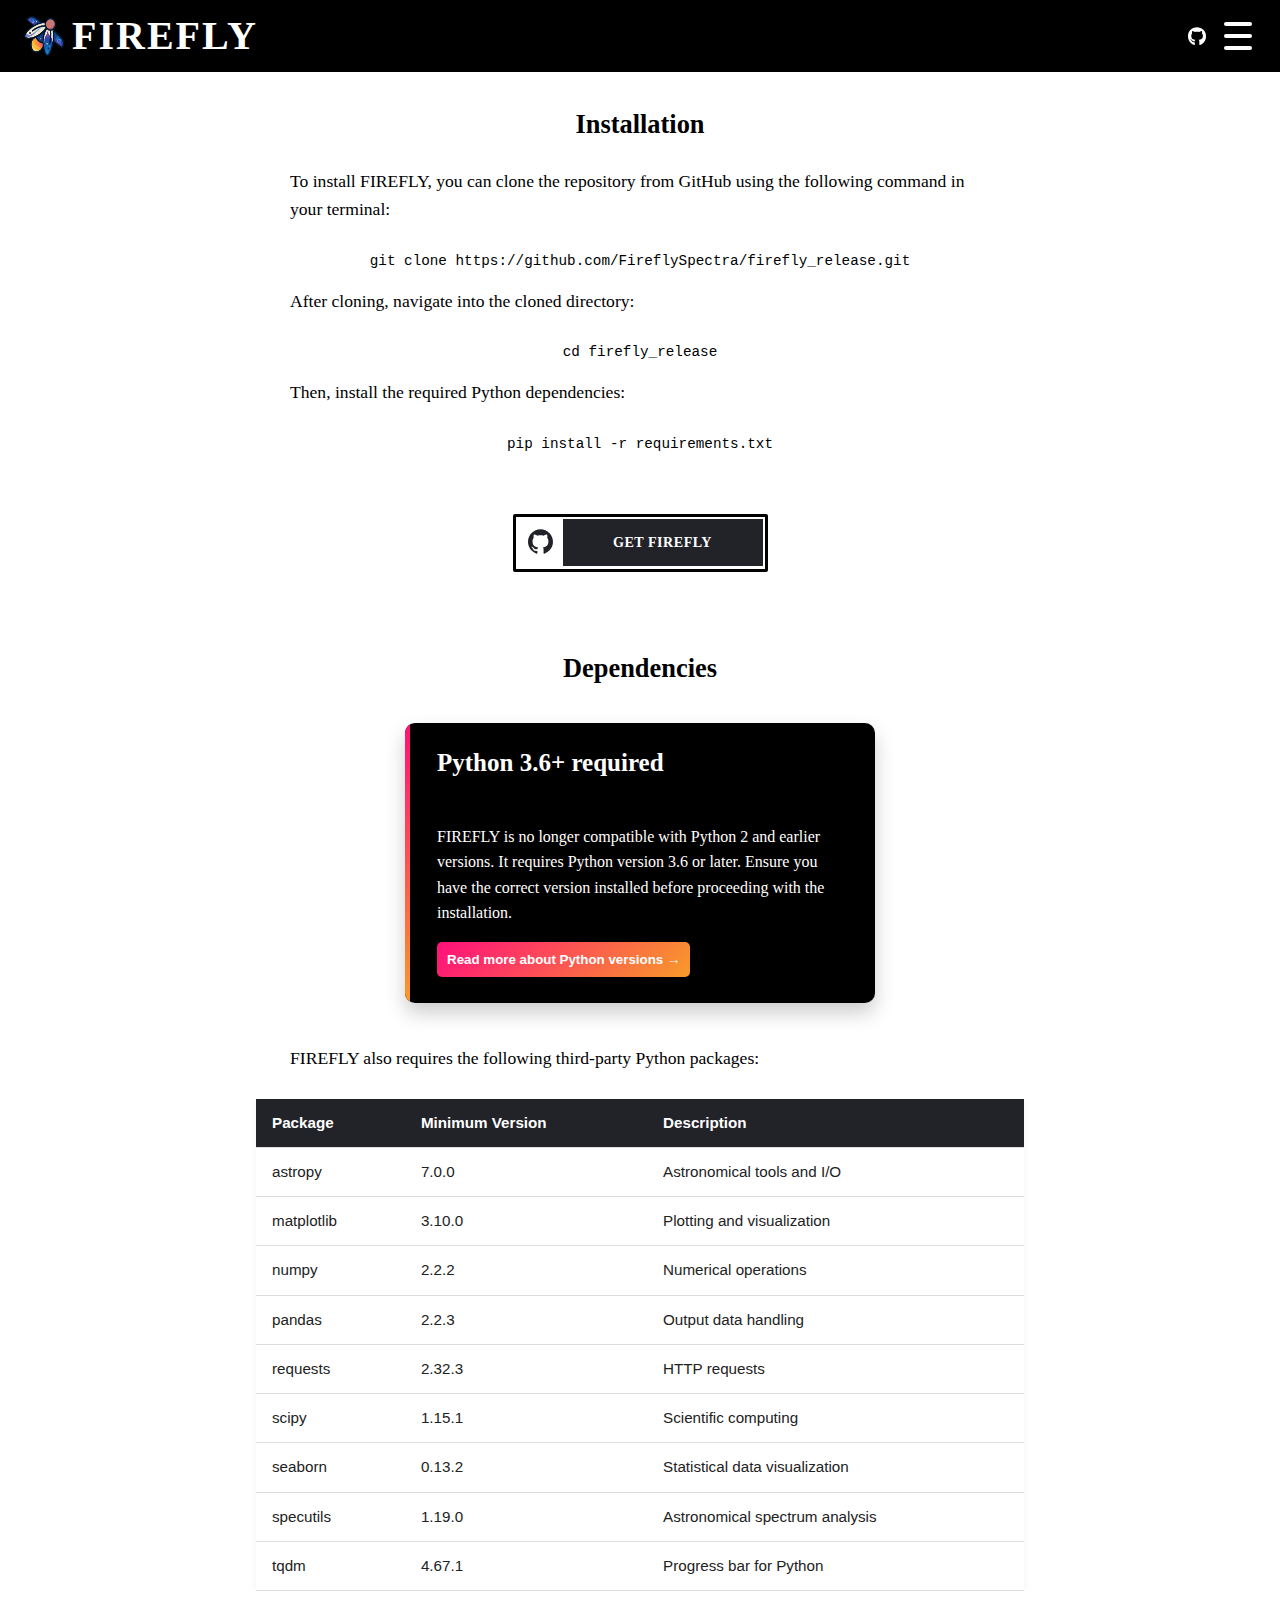
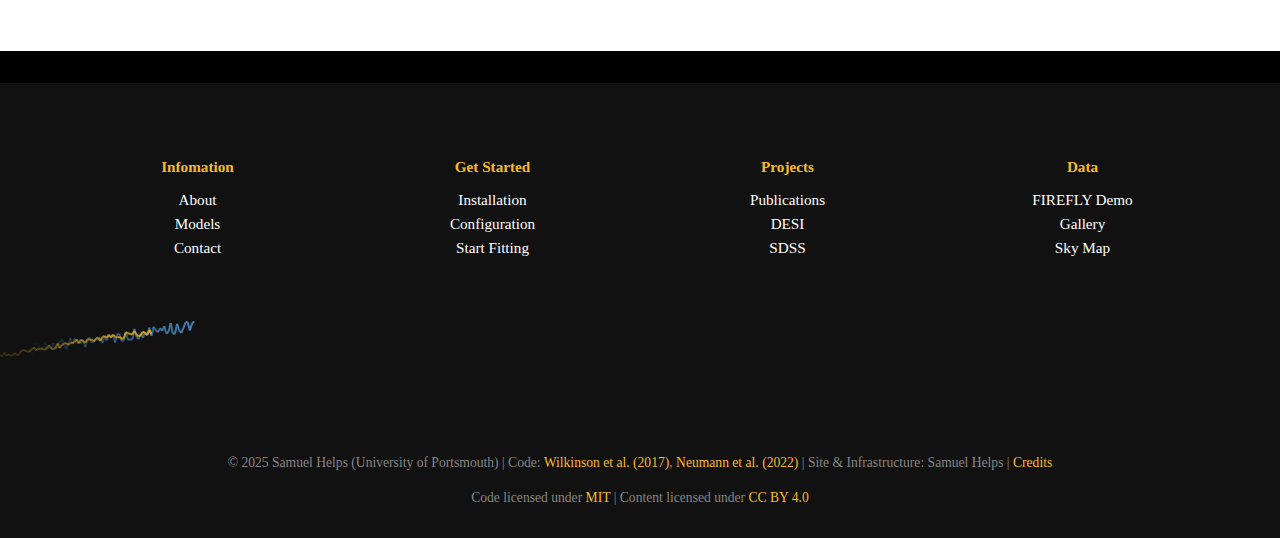
<file: installation.html>
<!DOCTYPE html>
<html lang="en">
<head>
  <meta charset="UTF-8" />
  <meta name="viewport" content="width=device-width, initial-scale=1" />
  <title>Installation - FIREFLY</title>
  <link rel="stylesheet" href="css\style.css" />
  <script src="js\script.js" defer></script>
</head>
<body>
  <!-- Topbar: black bar with logo, title, and menu icon -->
  <div class="topbar" id="topbar">
  <div class="logo-area">
    <a href="index.html" class="home-link">
      <img src="images/AIfly.png" alt="Logo" class="logo-img" />
      <span class="firefly-title">FIREFLY</span>
    </a>
  </div>
<!-- From Uiverse.io by vinodjangid07 --> 
  <button class="Btn-git" onclick="window.open('https://github.com/FireflySpectra/firefly_release', '_blank')">
    <svg class="svgIcon-git" viewBox="0 0 496 512" height="1.4em" xmlns="https://github.com/FireflySpectra/firefly_release"><path d="M165.9 397.4c0 2-2.3 3.6-5.2 3.6-3.3.3-5.6-1.3-5.6-3.6 0-2 2.3-3.6 5.2-3.6 3-.3 5.6 1.3 5.6 3.6zm-31.1-4.5c-.7 2 1.3 4.3 4.3 4.9 2.6 1 5.6 0 6.2-2s-1.3-4.3-4.3-5.2c-2.6-.7-5.5.3-6.2 2.3zm44.2-1.7c-2.9.7-4.9 2.6-4.6 4.9.3 2 2.9 3.3 5.9 2.6 2.9-.7 4.9-2.6 4.6-4.6-.3-1.9-3-3.2-5.9-2.9zM244.8 8C106.1 8 0 113.3 0 252c0 110.9 69.8 205.8 169.5 239.2 12.8 2.3 17.3-5.6 17.3-12.1 0-6.2-.3-40.4-.3-61.4 0 0-70 15-84.7-29.8 0 0-11.4-29.1-27.8-36.6 0 0-22.9-15.7 1.6-15.4 0 0 24.9 2 38.6 25.8 21.9 38.6 58.6 27.5 72.9 20.9 2.3-16 8.8-27.1 16-33.7-55.9-6.2-112.3-14.3-112.3-110.5 0-27.5 7.6-41.3 23.6-58.9-2.6-6.5-11.1-33.3 2.6-67.9 20.9-6.5 69 27 69 27 20-5.6 41.5-8.5 62.8-8.5s42.8 2.9 62.8 8.5c0 0 48.1-33.6 69-27 13.7 34.7 5.2 61.4 2.6 67.9 16 17.7 25.8 31.5 25.8 58.9 0 96.5-58.9 104.2-114.8 110.5 9.2 7.9 17 22.9 17 46.4 0 33.7-.3 75.4-.3 83.6 0 6.5 4.6 14.4 17.3 12.1C428.2 457.8 496 362.9 496 252 496 113.3 383.5 8 244.8 8zM97.2 352.9c-1.3 1-1 3.3.7 5.2 1.6 1.6 3.9 2.3 5.2 1 1.3-1 1-3.3-.7-5.2-1.6-1.6-3.9-2.3-5.2-1zm-10.8-8.1c-.7 1.3.3 2.9 2.3 3.9 1.6 1 3.6.7 4.3-.7.7-1.3-.3-2.9-2.3-3.9-2-.6-3.6-.3-4.3.7zm32.4 35.6c-1.6 1.3-1 4.3 1.3 6.2 2.3 2.3 5.2 2.6 6.5 1 1.3-1.3.7-4.3-1.3-6.2-2.2-2.3-5.2-2.6-6.5-1zm-11.4-14.7c-1.6 1-1.6 3.6 0 5.9 1.6 2.3 4.3 3.3 5.6 2.3 1.6-1.3 1.6-3.9 0-6.2-1.4-2.3-4-3.3-5.6-2z"></path></svg>
    <span class="text-git">Github</span>
  </button>
  <div class="menu-icon" id="menuIcon" tabindex="0" aria-label="Open menu">
    <span></span>
    <span></span>
    <span></span>
  </div>
    <div class="menu-drawer" id="menuDrawer">
      <ul>
        <li><a href=index.html#intro">About</a></li>
        <li><a href="demofitter.html">FIREFLY Demo</a></li>
        <li>
          <a href="index.html#install">Install →</a>
          <ul>
            <li><a href="installation.html">Installation</a></li>
            <li><a href="configuration.html">Configuration</a></li>
            <li><a href="start-fitting.html">Start Fitting</a></li>
          </ul>
        </li>
        <li><a href="index.html#models">Models</a></li>
        <li>
          <a href="index.html#surveys">Surveys →</a>
          <ul>
            <li><a href="desi.html">DESI</a></li>
            <li><a href="sdss.html">SDSS</a></li>
          </ul>
        </li>
        <li><a href="index.html#gallery">Gallery</a></li>
        <li><a href="index.html#contact">Contact</a></li>
      </ul>
    </div>
  </div>



<section class="section light">
  <h2>Installation</h2>
  <p>
    To install FIREFLY, you can clone the repository from GitHub using the following command in your terminal:
  </p>
  <pre><code>git clone https://github.com/FireflySpectra/firefly_release.git</code></pre>
  <p>
    After cloning, navigate into the cloned directory:
  </p>
  <pre><code>cd firefly_release</code></pre>
  <p>
    Then, install the required Python dependencies:
  </p>
  <pre><code>pip install -r requirements.txt</code></pre>
  <p>

    <div class="button-container">

      <!-- From Uiverse.io by Philippcmd --> 
      <div class="button-icon" onclick="window.open('https://github.com/FireflySpectra/firefly_release', '_blank')">
        <div class="icon">
          <svg viewBox="0 0 24 24">
            <path
              fill="#222229"
              d="M12 0.296997C5.37 0.296997 0 5.67 0 12.297C0 17.6 3.438 22.097 8.205 23.682C8.805 23.795 9.025 23.424 9.025 23.105C9.025 22.82 9.015 22.065 9.01 21.065C5.672 21.789 4.968 19.455 4.968 19.455C4.422 18.07 3.633 17.7 3.633 17.7C2.546 16.956 3.717 16.971 3.717 16.971C4.922 17.055 5.555 18.207 5.555 18.207C6.625 20.042 8.364 19.512 9.05 19.205C9.158 18.429 9.467 17.9 9.81 17.6C7.145 17.3 4.344 16.268 4.344 11.67C4.344 10.36 4.809 9.29 5.579 8.45C5.444 8.147 5.039 6.927 5.684 5.274C5.684 5.274 6.689 4.952 8.984 6.504C9.944 6.237 10.964 6.105 11.984 6.099C13.004 6.105 14.024 6.237 14.984 6.504C17.264 4.952 18.269 5.274 18.269 5.274C18.914 6.927 18.509 8.147 18.389 8.45C19.154 9.29 19.619 10.36 19.619 11.67C19.619 16.28 16.814 17.295 14.144 17.59C14.564 17.95 14.954 18.686 14.954 19.81C14.954 21.416 14.939 22.706 14.939 23.096C14.939 23.411 15.149 23.786 15.764 23.666C20.565 22.092 24 17.592 24 12.297C24 5.67 18.627 0.296997 12 0.296997Z"
            ></path>
          </svg>
        </div>
        <div class="cube">
          <span class="side front">get FIREFLY</span>
          <span class="side top">on github</span>
        </div>
    </div>
  </section>

  <section class="section light">
  <h2>Dependencies</h2>
  </section>
  <div class="card-center-bg">
    <div class="card-python">
      <div class="content-python">
        <p class="heading-python">Python 3.6+ required</p>
        <p class="para-python">
          FIREFLY is no longer compatible with Python 2 and earlier versions. It requires Python version 3.6 or later.
          Ensure you have the correct version installed before proceeding with the installation.  
        </p>
        <button class="btn-python" onclick="window.open('https://devguide.python.org/versions/', '_blank')">Read more about Python versions →</button>
      </div>
    </div>
  </div>

<section class="section light">
  <p>FIREFLY also requires the following third-party Python packages:</p>

  <div class="table-container">
    <table class="dependencies-table">
      <thead>
        <tr>
          <th>Package</th>
          <th>Minimum Version</th>
          <th>Description</th>
        </tr>
      </thead>
      <tbody>
        <tr>
          <td>astropy</td>
          <td>7.0.0</td>
          <td>Astronomical tools and I/O</td>
        </tr>
        <tr>
          <td>matplotlib</td>
          <td>3.10.0</td>
          <td>Plotting and visualization</td>
        </tr>
        <tr>
          <td>numpy</td>
          <td>2.2.2</td>
          <td>Numerical operations</td>
        </tr>
        <tr>
          <td>pandas</td>
          <td>2.2.3</td>
          <td>Output data handling</td>
        </tr>
        <tr>
          <td>requests</td>
          <td>2.32.3</td>
          <td>HTTP requests</td>
        <tr>
        <tr>
          <td>scipy</td>
          <td>1.15.1</td>
          <td>Scientific computing</td>
        </tr>
        <tr>
          <td>seaborn</td>
          <td>0.13.2</td>
          <td>Statistical data visualization</td>
        </tr>
          <td>specutils</td>
          <td>1.19.0</td>
          <td>Astronomical spectrum analysis</td>
        </tr>
        <tr>
          <td>tqdm</td>
          <td>4.67.1</td>
          <td>Progress bar for Python</td>
        </tr>       
      </tbody>
    </table>
  </div>
</section>

<footer>
  <div style="max-width:1200px; margin:auto; padding: 20px; display:grid; grid-template-columns: repeat(auto-fit, minmax(180px, 1fr)); gap:20px; font-size:0.95em;">
    <div>
      <h4 style="color:#f7ba2b; margin-bottom:8px;">Infomation</h4>
      <ul style="list-style:none; padding:0; margin:0;">
        <li><a href="index.html#intro" style="color:white; text-decoration:none;">About</a></li>
        <li><a href="index.html#models" style="color:white; text-decoration:none;">Models</a></li>
        <li><a href="index.html#contact" style="color:white; text-decoration:none;">Contact</a></li>
      </ul>
    </div>

    <div>
      <h4 style="color:#f7ba2b; margin-bottom:8px;">Get Started</h4>
      <ul style="list-style:none; padding:0; margin:0;">
        <li><a href="installation.html" style="color:white; text-decoration:none;">Installation</a></li>
        <li><a href="configuration.html" style="color:white; text-decoration:none;">Configuration</a></li>
        <li><a href="start-fitting.html" style="color:white; text-decoration:none;">Start Fitting</a></li>
      </ul>
    </div>

    <div>
      <h4 style="color:#f7ba2b; margin-bottom:8px;">Projects</h4>
      <ul style="list-style:none; padding:0; margin:0;">
        <li><a href="publications.html" style="color:white; text-decoration:none;">Publications</a></li>
        <li><a href="desi.html" style="color:white; text-decoration:none;">DESI</a></li>
        <li><a href="sdss.html" style="color:white; text-decoration:none;">SDSS</a></li>
        
      </ul>
    </div>

    <div>
      <h4 style="color:#f7ba2b; margin-bottom:8px;">Data</h4>
      <ul style="list-style:none; padding:0; margin:0;">
        <li><a href="demofitter.html" style="color:white; text-decoration:none;">FIREFLY Demo</a></li>
        <li><a href="index.html#gallery" style="color:white; text-decoration:none;">Gallery</a></li>
        <li><a href="index.html#sky-map" style="color:white; text-decoration:none;">Sky Map</a></li>
      </ul>
    </div>
  </div>
  <div style="width:100%;margin:auto;">
    <canvas id="spectralWidget" style="width:100%;height:auto;"></canvas>
  </div>
  <p style="font-size: 0.85em; color: #868686;">
    &copy; 2025 Samuel Helps (University of Portsmouth) | Code: 
    <a href="https://ui.adsabs.harvard.edu/abs/2017MNRAS.472.4297W" target="_blank">Wilkinson et al. (2017)</a>, 
    <a href="https://ui.adsabs.harvard.edu/abs/2022MNRAS.510.1538N" target="_blank">Neumann et al. (2022)</a> |
    Site & Infrastructure: Samuel Helps |
    <a href="credits.html">Credits</a>
  </p>
  <p style="font-size: 0.85em; color: #868686;">
    Code licensed under <a href="LICENSE">MIT</a> | Content licensed under <a href="https://creativecommons.org/licenses/by/4.0/">CC BY 4.0</a>
  </p>
</footer>

<script>
const canvas = document.getElementById('spectralWidget');
const ctx = canvas.getContext('2d');

function resizeCanvas() {
    canvas.width = canvas.offsetWidth;
    canvas.height = 150;
}
resizeCanvas();
window.addEventListener('resize', resizeCanvas);

// Generate synthetic data and model
const N = 600;
let spectrum = new Array(N);
let model = new Array(N);
let wavelength = new Array(N);
for (let i = 0; i < N; i++) {
    const x = i / N * 10;
    wavelength[i] = x;
    spectrum[i] = 15 + 6 * Math.sin(x * 0.6) + Math.random() * 2;
    model[i] = 15 + 6 * Math.sin(x * 0.6 + 0.1) + Math.random() * 1; // trailing model
}

let progress = 0;
const fadeLength = 80; // Number of points over which to fade out

function draw() {
    ctx.clearRect(0, 0, canvas.width, canvas.height);

    const margin = 0;
    const w = canvas.width - 2 * margin;
    const h = canvas.height - 2 * margin;

    const maxY = Math.max(...spectrum) + 5;
    const minY = Math.min(...spectrum) - 5;

    const toCanvas = (x, y) => [
        margin + (x / 10) * w,
        canvas.height - margin - ((y - minY) / (maxY - minY)) * h
    ];

    // Draw spectrum with fade
    ctx.lineWidth = 2;
    for (let i = Math.max(1, progress - fadeLength); i < progress && i < N; i++) {
        let alpha = (i - (progress - fadeLength)) / fadeLength; // 0..1 fade factor
        ctx.strokeStyle = `rgba(70,130,180,${alpha.toFixed(2)})`; // steelblue fade

        ctx.beginPath();
        const [x0, y0] = toCanvas(wavelength[i - 1], spectrum[i - 1]);
        const [x1, y1] = toCanvas(wavelength[i], spectrum[i]);
        ctx.moveTo(x0, y0);
        ctx.lineTo(x1, y1);
        ctx.stroke();
    }

    // Draw model with fade
    for (let i = Math.max(1, progress - fadeLength - 20); i < progress - 20 && i < N; i++) {
        if(i < 1) continue;
        let alpha = (i - (progress - fadeLength - 20)) / fadeLength; // same fade factor shifted by delay
        if(alpha < 0) alpha = 0;
        if(alpha > 1) alpha = 1;

        ctx.strokeStyle = `rgba(218,165,32,${alpha.toFixed(2)})`; // goldenrod fade
        ctx.lineWidth = 2;

        ctx.beginPath();
        const [x0, y0] = toCanvas(wavelength[i - 1], model[i - 1]);
        const [x1, y1] = toCanvas(wavelength[i], model[i]);
        ctx.moveTo(x0, y0);
        ctx.lineTo(x1, y1);
        ctx.stroke();
    }

    // Increment progress and loop
    if (progress < N + fadeLength + 20) {
        progress += 2;
        requestAnimationFrame(draw);
    } else {
        progress = 0; // Loop animation
        setTimeout(() => requestAnimationFrame(draw), 1000);
    }
}

draw();
</script>

</body>
</html>
</file>
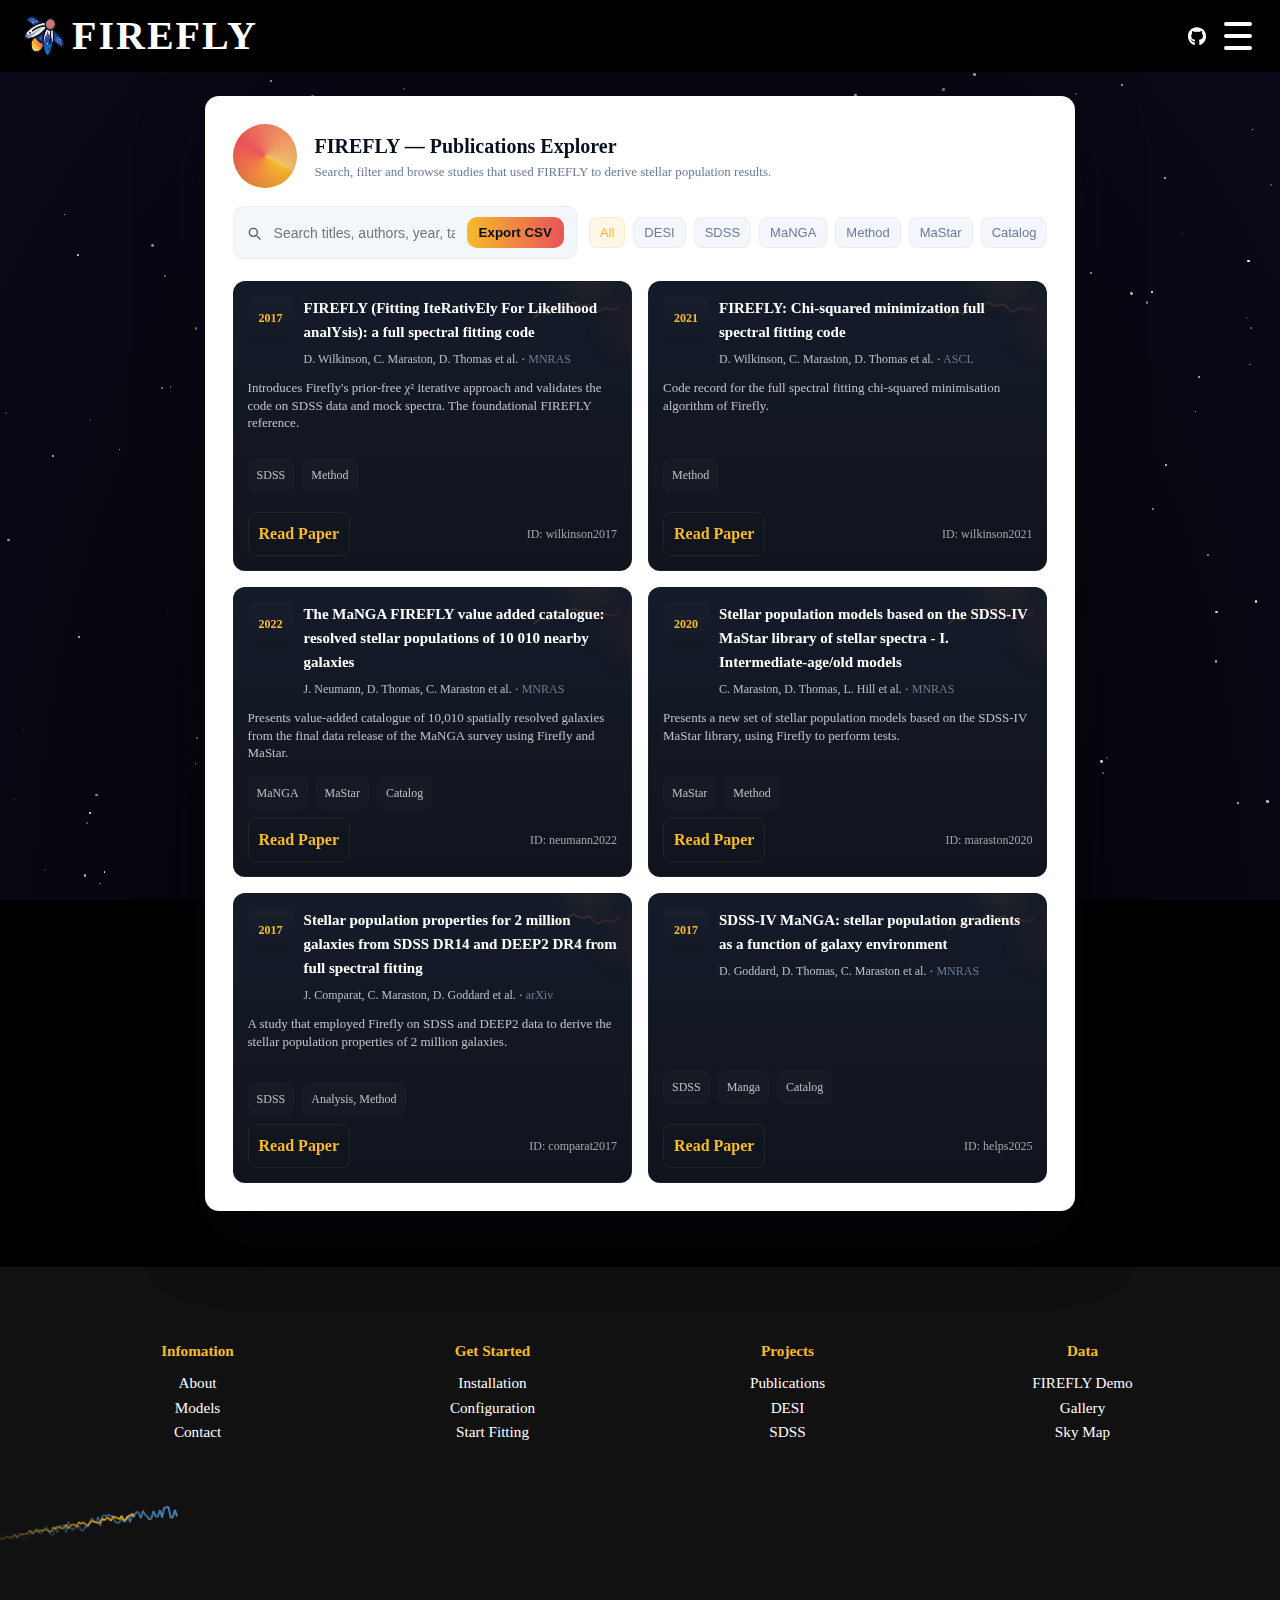
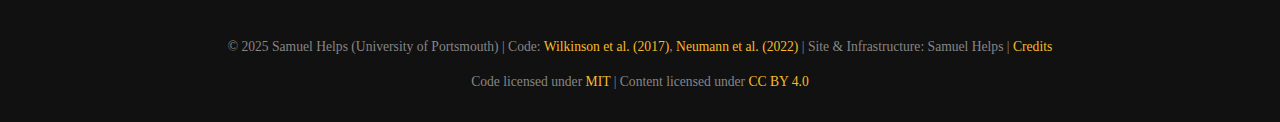
<file: publications.html>
<!DOCTYPE html>
<html lang="en">
<head>
  <meta charset="UTF-8" />
  <meta name="viewport" content="width=device-width, initial-scale=1" />
  <title>FIREFLY — Publications Explorer</title>
  <link rel="stylesheet" href="css\style.css" />
  <script src="js\script.js" defer></script>
</head>
<body>
  <!-- Topbar: black bar with logo, title, and menu icon -->
  <div class="topbar" id="topbar">
  <div class="logo-area">
    <a href="index.html" class="home-link">
      <img src="images/AIfly.png" alt="Logo" class="logo-img" />
      <span class="firefly-title">FIREFLY</span>
    </a>
  </div>
<!-- From Uiverse.io by vinodjangid07 --> 
  <button class="Btn-git" onclick="window.open('https://github.com/FireflySpectra/firefly_release', '_blank')">
    <svg class="svgIcon-git" viewBox="0 0 496 512" height="1.4em" xmlns="https://github.com/FireflySpectra/firefly_release"><path d="M165.9 397.4c0 2-2.3 3.6-5.2 3.6-3.3.3-5.6-1.3-5.6-3.6 0-2 2.3-3.6 5.2-3.6 3-.3 5.6 1.3 5.6 3.6zm-31.1-4.5c-.7 2 1.3 4.3 4.3 4.9 2.6 1 5.6 0 6.2-2s-1.3-4.3-4.3-5.2c-2.6-.7-5.5.3-6.2 2.3zm44.2-1.7c-2.9.7-4.9 2.6-4.6 4.9.3 2 2.9 3.3 5.9 2.6 2.9-.7 4.9-2.6 4.6-4.6-.3-1.9-3-3.2-5.9-2.9zM244.8 8C106.1 8 0 113.3 0 252c0 110.9 69.8 205.8 169.5 239.2 12.8 2.3 17.3-5.6 17.3-12.1 0-6.2-.3-40.4-.3-61.4 0 0-70 15-84.7-29.8 0 0-11.4-29.1-27.8-36.6 0 0-22.9-15.7 1.6-15.4 0 0 24.9 2 38.6 25.8 21.9 38.6 58.6 27.5 72.9 20.9 2.3-16 8.8-27.1 16-33.7-55.9-6.2-112.3-14.3-112.3-110.5 0-27.5 7.6-41.3 23.6-58.9-2.6-6.5-11.1-33.3 2.6-67.9 20.9-6.5 69 27 69 27 20-5.6 41.5-8.5 62.8-8.5s42.8 2.9 62.8 8.5c0 0 48.1-33.6 69-27 13.7 34.7 5.2 61.4 2.6 67.9 16 17.7 25.8 31.5 25.8 58.9 0 96.5-58.9 104.2-114.8 110.5 9.2 7.9 17 22.9 17 46.4 0 33.7-.3 75.4-.3 83.6 0 6.5 4.6 14.4 17.3 12.1C428.2 457.8 496 362.9 496 252 496 113.3 383.5 8 244.8 8zM97.2 352.9c-1.3 1-1 3.3.7 5.2 1.6 1.6 3.9 2.3 5.2 1 1.3-1 1-3.3-.7-5.2-1.6-1.6-3.9-2.3-5.2-1zm-10.8-8.1c-.7 1.3.3 2.9 2.3 3.9 1.6 1 3.6.7 4.3-.7.7-1.3-.3-2.9-2.3-3.9-2-.6-3.6-.3-4.3.7zm32.4 35.6c-1.6 1.3-1 4.3 1.3 6.2 2.3 2.3 5.2 2.6 6.5 1 1.3-1.3.7-4.3-1.3-6.2-2.2-2.3-5.2-2.6-6.5-1zm-11.4-14.7c-1.6 1-1.6 3.6 0 5.9 1.6 2.3 4.3 3.3 5.6 2.3 1.6-1.3 1.6-3.9 0-6.2-1.4-2.3-4-3.3-5.6-2z"></path></svg>
    <span class="text-git">Github</span>
  </button>
  <div class="menu-icon" id="menuIcon" tabindex="0" aria-label="Open menu">
    <span></span>
    <span></span>
    <span></span>
  </div>
    <div class="menu-drawer" id="menuDrawer">
      <ul>
        <li><a href=index.html#intro">About</a></li>
        <li><a href="demofitter.html">FIREFLY Demo</a></li>
        <li>
          <a href="index.html#install">Install →</a>
          <ul>
            <li><a href="installation.html">Installation</a></li>
            <li><a href="configuration.html">Configuration</a></li>
            <li><a href="start-fitting.html">Start Fitting</a></li>
          </ul>
        </li>
        <li><a href="index.html#models">Models</a></li>
        <li>
          <a href="index.html#surveys">Surveys →</a>
          <ul>
            <li><a href="desi.html">DESI</a></li>
            <li><a href="sdss.html">SDSS</a></li>
          </ul>
        </li>
        <li><a href="index.html#gallery">Gallery</a></li>
        <li><a href="index.html#contact">Contact</a></li>
      </ul>
    </div>
  </div>



<style>
:root{
--ffpub-accent: #f7ba2b;
--ffpub-accent-2: #ea5358;
--ffpub-dim: #6b7c95;
--ffpub-radius: 12px;
}


/* keep topbar above everything (if site uses fixed topbar, this won't hurt) */
.topbar{z-index:1200}
/* Center explorer panel: white opaque box in the middle so stars show at the sides */
#ffpub-root{ max-width:980px; margin:24px auto; padding:28px; border-radius:14px; box-shadow:0 30px 60px rgba(5,8,15,0.6); background:#ffffff; color:#071021; position:relative; z-index:10; }


/* header */
.ffpub-header{display:flex;align-items:center;gap:18px;margin-bottom:18px}
.ffpub-logo{width:64px;height:64px;border-radius:50%;background:conic-gradient(from 120deg, var(--ffpub-accent), var(--ffpub-accent-2), #f0c66a);display:flex;align-items:center;justify-content:center;color:#071021;font-weight:700;font-size:18px;box-shadow:inset 0 -6px 12px rgba(0,0,0,0.08)}
.ffpub-title{font-size:20px;font-weight:700;margin:0}
.ffpub-sub{font-size:13px;color:var(--ffpub-dim);margin:0}


.ffpub-controls{display:flex;gap:12px;align-items:center;margin:18px 0 22px}
.ffpub-search{flex:1;display:flex;align-items:center;background:#f3f6fb;border:1px solid #e9eef6;padding:10px 12px;border-radius:10px;gap:10px}
.ffpub-search input{flex:1;background:transparent;border:0;color:#071021;outline:none;font-size:14px}
.ffpub-btn{background:linear-gradient(90deg,var(--ffpub-accent),var(--ffpub-accent-2));color:#071021;padding:8px 12px;border-radius:10px;border:none;font-weight:600;cursor:pointer}
.ffpub-filterbar{display:flex;gap:8px;flex-wrap:wrap}
.ffpub-filter{background:#f3f6fb;padding:7px 10px;border-radius:8px;border:1px solid #e9eef6;color:var(--ffpub-dim);font-size:13px;cursor:pointer}
.ffpub-filter.ffpub-active{background:rgba(247,186,43,0.12);color:var(--ffpub-accent);border-color:rgba(247,186,43,0.18)}


/* grid: force equal-height cards with grid-auto-rows + card height:100% */
.ffpub-grid{display:grid;grid-template-columns:repeat(auto-fill,minmax(280px,1fr));gap:16px;margin-top:20px;grid-auto-rows:1fr;align-items:start}
.ffpub-card{background:linear-gradient(180deg, rgba(11,18,32,0.96), rgba(6,10,20,0.96));padding:14px;border-radius:var(--ffpub-radius);border:1px solid rgba(255,255,255,0.03);position:relative;overflow:hidden;transform-origin:center;transition:transform .22s ease, box-shadow .22s ease;display:flex;flex-direction:column;height:100%}
.ffpub-card:hover{transform:translateY(-6px);box-shadow:0 14px 40px rgba(6,10,20,0.6)}
.ffpub-card::after{content:"";position:absolute;right:-40px;top:-40px;width:120px;height:120px;border-radius:50%;background:radial-gradient(circle at 30% 30%, rgba(231,186,43,0.08), transparent 30%), radial-gradient(circle at 70% 70%, rgba(234,83,88,0.06), transparent 40%);filter:blur(8px);pointer-events:none}


.ffpub-card-header{display:flex;align-items:start;gap:10px}
.ffpub-card-badge{min-width:46px;height:46px;border-radius:8px;background:linear-gradient(180deg,rgba(255,255,255,0.02), rgba(0,0,0,0.05));display:flex;align-items:center;justify-content:center;font-weight:700;color:var(--ffpub-accent);font-size:12px}
.ffpub-card-title{font-weight:700;margin:0;font-size:15px;color:#fff}
.ffpub-card-meta{color:rgba(255,255,255,0.7);font-size:12px;margin-top:6px}


.ffpub-card-summary{color:rgba(255,255,255,0.72);font-size:13px;margin:10px 0 12px;line-height:1.35;min-height:56px;display:block}


.ffpub-tags{display:flex;gap:8px;flex-wrap:wrap;margin-top:auto; padding-bottom:8px; }
.ffpub-tag{font-size:12px;padding:6px 8px;border-radius:8px;background:rgba(255,255,255,0.02);border:1px solid rgba(255,255,255,0.02);color:rgba(255,255,255,0.7)}


/* Actions anchored to bottom of card by pushing with margin-top:auto */
.ffpub-actions{display:flex;gap:8px;margin-top:auto;align-items:center}
.ffpub-link{background:transparent;color:var(--ffpub-accent);border:1px solid rgba(247,186,43,0.09);padding:8px 10px;border-radius:8px;font-weight:600;text-decoration:none}
.ffpub-details{font-size:12px;color:rgba(255,255,255,0.6);margin-left:auto}


.ffpub-spectrum{position:absolute;right:12px;top:12px;width:86px;height:34px;opacity:0.16;filter:drop-shadow(0 6px 10px rgba(0,0,0,0.4))}


@media (max-width:640px){
#ffpub-root{padding:16px;margin:12px}
.ffpub-header{flex-direction:column;align-items:flex-start;gap:6px}
#star-background{display:none} /* hide star field on tight mobile to reduce clutter */
}
</style>
  
</head>
<body>
  <div id="star-background" style="z-index:-1;">
    <!-- Stars will be generated by JavaScript -->
  </div>
  <div id="ffpub-root" role="region" aria-label="FIREFLY Publications Explorer">
    <div class="ffpub-header">
      <div class="ffpub-logo" aria-hidden="true"></div>
      <div>
        <h1 class="ffpub-title">FIREFLY — Publications Explorer</h1>
        <p class="ffpub-sub">Search, filter and browse studies that used FIREFLY to derive stellar population results.</p>
      </div>
    </div>

    <div class="ffpub-controls">
      <div class="ffpub-search" role="search" aria-label="Search publications">
        <svg width="16" height="16" viewBox="0 0 24 24" fill="none" style="opacity:0.7"><path d="M21 21l-4.35-4.35" stroke="currentColor" stroke-width="2" stroke-linecap="round" stroke-linejoin="round"/><circle cx="11" cy="11" r="6" stroke="currentColor" stroke-width="2"/></svg>
        <input id="ffpub-search-input" placeholder="Search titles, authors, year, tags..." />
        <button id="ffpub-export-btn" class="ffpub-btn" title="Export visible publications to CSV">Export CSV</button>
      </div>

      <div class="ffpub-filterbar" role="toolbar" aria-label="Filter publications">
        <button class="ffpub-filter ffpub-active" data-tag="all">All</button>
        <button class="ffpub-filter" data-tag="DESI">DESI</button>
        <button class="ffpub-filter" data-tag="SDSS">SDSS</button>
        <button class="ffpub-filter" data-tag="MaNGA">MaNGA</button>
        <button class="ffpub-filter" data-tag="Method">Method</button>
        <button class="ffpub-filter" data-tag="MaStar">MaStar</button>
        <button class="ffpub-filter" data-tag="Catalog">Catalog</button>
      </div>
    </div>

    <div id="ffpub-grid" class="ffpub-grid" aria-live="polite" aria-atomic="false">
      <!-- Cards are inserted by JavaScript -->
    </div>
  </div>

  <script>
    /* ==========================================
       FIREFLY PUBLICATIONS EXPLORER (ffpub)
       - Edit PUBLICATIONS array to add entries
       - Unique classes/ids prefixed with ffpub-
       ========================================== */

    const PUBLICATIONS = [
      {
        id: "wilkinson2017",
        title: "FIREFLY (Fitting IteRativEly For Likelihood analYsis): a full spectral fitting code",
        authors: "D. Wilkinson, C. Maraston, D. Thomas et al.",
        year: 2017,
        journal: "MNRAS",
        summary: "Introduces Firefly's prior-free χ² iterative approach and validates the code on SDSS data and mock spectra. The foundational FIREFLY reference.",
        tags: ["SDSS","Method"],
        link: "https://ui.adsabs.harvard.edu/abs/2017MNRAS.472.4297W"
      },
      {
        id: "wilkinson2021",
        title: "FIREFLY: Chi-squared minimization full spectral fitting code",
        authors: "D. Wilkinson, C. Maraston, D. Thomas et al.",
        year: 2021,
        journal: "ASCL",
        summary: "Code record for the full spectral fitting chi-squared minimisation algorithm of Firefly.",
        tags: ["Method"],
        link: "https://ui.adsabs.harvard.edu/abs/2021ascl.soft08010W/abstract"
      },
      {
        id: "neumann2022",
        title: "The MaNGA FIREFLY value added catalogue: resolved stellar populations of 10 010 nearby galaxies",
        authors: "J. Neumann, D. Thomas, C. Maraston et al.",
        year: 2022,
        journal: "MNRAS",
        summary: "Presents value-added catalogue of 10,010 spatially resolved galaxies from the final data release of the MaNGA survey using Firefly and MaStar.",
        tags: ["MaNGA","MaStar","Catalog"],
        link: "https://ui.adsabs.harvard.edu/abs/2022MNRAS.513.5988N"
      },
      {
        id: "maraston2020",
        title: "Stellar population models based on the SDSS-IV MaStar library of stellar spectra - I. Intermediate-age/old models",
        authors: "C. Maraston, D. Thomas, L. Hill et al.",
        year: 2020,
        journal: "MNRAS",
        summary: "Presents a new set of stellar population models based on the SDSS-IV MaStar library, using Firefly to perform tests.",
        tags: ["MaStar","Method"],
        link: "https://ui.adsabs.harvard.edu/abs/2020MNRAS.496.2962M/abstract"
      },
      {
        id: "comparat2017",
        title: "Stellar population properties for 2 million galaxies from SDSS DR14 and DEEP2 DR4 from full spectral fitting",
        authors: "J. Comparat, C. Maraston, D. Goddard et al.",
        year: 2017,
        journal: "arXiv ",
        summary: "A study that employed Firefly on SDSS and DEEP2 data to derive the stellar population properties of 2 million galaxies.",
        tags: ["SDSS","Analysis, Method"],
        link: "https://ui.adsabs.harvard.edu/abs/2017arXiv171106575C/abstract"
      },
      {
        id: "helps2025",
        title: "SDSS-IV MaNGA: stellar population gradients as a function of galaxy environment",
        authors: "D. Goddard, D. Thomas, C. Maraston et al.",
        year: 2017,
        journal: "MNRAS",
        summary: "",
        tags: ["SDSS","Manga","Catalog"],
        link: "https://ui.adsabs.harvard.edu/abs/2017MNRAS.465..688G/abstract"
      },



      /* Add more entries here. Keep the fields: id,title,authors,year,journal,summary,tags[],link */
    ];

    // Helper: create small inline SVG 'spectrum' for card
    function createSpectrumSVG(){
      const svg = document.createElementNS("http://www.w3.org/2000/svg","svg");
      svg.setAttribute("class","ffpub-spectrum");
      svg.setAttribute("viewBox","0 0 86 34");
      svg.setAttribute("preserveAspectRatio","none");
      svg.innerHTML = `
        <defs>
          <linearGradient id="g1" x1="0" x2="1">
            <stop offset="0%" stop-color="${getComputedStyle(document.documentElement).getPropertyValue('--ffpub-accent').trim() || '#f7ba2b'}" stop-opacity="0.85"/>
            <stop offset="100%" stop-color="${getComputedStyle(document.documentElement).getPropertyValue('--ffpub-accent-2').trim() || '#ea5358'}" stop-opacity="0.85"/>
          </linearGradient>
        </defs>
        <rect width="86" height="34" fill="transparent"/>
        <path d="M0 24 L8 18 L16 20 L24 12 L32 14 L40 8 L48 12 L56 10 L64 18 L72 14 L80 16 L86 12" stroke="url(#g1)" stroke-width="2" fill="none" stroke-linecap="round" stroke-linejoin="round"/>
      `;
      return svg;
    }

    // Render cards
    const grid = document.getElementById("ffpub-grid");

    function renderCards(list){
      grid.innerHTML = "";
      list.forEach(pub => {
        const card = document.createElement("article");
        card.className = "ffpub-card";
        card.setAttribute("data-tags",pub.tags.join(" "));
        card.setAttribute("data-title",pub.title.toLowerCase());
        card.setAttribute("data-authors",pub.authors.toLowerCase());
        card.setAttribute("data-year",String(pub.year));
        card.innerHTML = `
          <div class="ffpub-card-header">
            <div class="ffpub-card-badge">${pub.year}</div>
            <div style="flex:1">
              <h3 class="ffpub-card-title">${pub.title}</h3>
              <div class="ffpub-card-meta">${pub.authors} · <span style="color:var(--ffpub-dim)">${pub.journal}</span></div>
            </div>
          </div>
          <p class="ffpub-card-summary">${pub.summary}</p>
          <div class="ffpub-tags">
            ${pub.tags.map(t => `<div class="ffpub-tag">${t}</div>`).join("")}
          </div>
          <div class="ffpub-actions">
            <a class="ffpub-link" href="${pub.link}" target="_blank" rel="noopener noreferrer">Read Paper</a>
            <div class="ffpub-details">ID: ${pub.id}</div>
          </div>
        `;
        // append animated spectrum
        card.appendChild(createSpectrumSVG());
        grid.appendChild(card);
      });
    }

    // initial render
    renderCards(PUBLICATIONS);

    // Search & filtering
    const searchInput = document.getElementById("ffpub-search-input");
    const filters = document.querySelectorAll(".ffpub-filter");
    let activeTag = "all";

    function matchesSearch(pubCard, q){
      if(!q) return true;
      q = q.trim().toLowerCase();
      const title = pubCard.getAttribute("data-title");
      const authors = pubCard.getAttribute("data-authors");
      const year = pubCard.getAttribute("data-year");
      const tags = pubCard.getAttribute("data-tags");
      return title.includes(q) || authors.includes(q) || year.includes(q) || tags.includes(q);
    }

    function matchesTag(pubCard, tag){
      if(tag === "all") return true;
      const tags = pubCard.getAttribute("data-tags");
      return tags.split(" ").includes(tag);
    }

    function updateVisible(){
      const q = searchInput.value.toLowerCase();
      const cards = grid.querySelectorAll(".ffpub-card");
      let visibleCount = 0;
      cards.forEach(card=>{
        const ok = matchesSearch(card, q) && matchesTag(card, activeTag);
        card.style.display = ok ? "block" : "none";
        if(ok) visibleCount++;
      });
      // simple aria live update (could be expanded)
      grid.setAttribute("aria-label", `${visibleCount} publications shown`);
    }

    // events
    searchInput.addEventListener("input", updateVisible);
    filters.forEach(btn=>{
      btn.addEventListener("click", ()=>{
        filters.forEach(x=>x.classList.remove("ffpub-active"));
        btn.classList.add("ffpub-active");
        activeTag = btn.dataset.tag;
        updateVisible();
      });
    });

    // Export visible to CSV
    function downloadCSV(filename, rows) {
      const processRow = (row) => {
        return row.map(item => `"${String(item).replace(/"/g,'""')}"`).join(",");
      };
      const csvContent = rows.map(r => processRow(r)).join("\n");
      const blob = new Blob([csvContent], { type: 'text/csv;charset=utf-8;' });
      const link = document.createElement("a");
      const url = URL.createObjectURL(blob);
      link.setAttribute("href", url);
      link.setAttribute("download", filename);
      link.style.visibility = 'hidden';
      document.body.appendChild(link);
      link.click();
      document.body.removeChild(link);
    }

    document.getElementById("ffpub-export-btn").addEventListener("click", ()=>{
      const cards = grid.querySelectorAll(".ffpub-card");
      const rows = [["id","title","authors","year","journal","tags","link","summary"]];
      cards.forEach(c=>{
        if(c.style.display === "none") return;
        const id = c.querySelector(".ffpub-details")?.textContent.replace("ID: ","") || "";
        const title = c.querySelector(".ffpub-card-title")?.textContent || "";
        const authors = c.querySelector(".ffpub-card-meta")?.textContent.split("·")[0]?.trim() || "";
        const journal = c.querySelector(".ffpub-card-meta")?.textContent.split("·")[1]?.trim() || "";
        const tags = c.getAttribute("data-tags");
        const link = c.querySelector(".ffpub-link")?.href || "";
        const summary = c.querySelector(".ffpub-card-summary")?.textContent || "";
        rows.push([id,title,authors,"",journal,tags,link,summary]);
      });
      downloadCSV("firefly_publications.csv", rows);
    });

    // Accessibility: focus search input on Ctrl+K
    window.addEventListener('keydown', function(e){
      if((e.ctrlKey || e.metaKey) && e.key.toLowerCase() === 'k'){ e.preventDefault(); searchInput.focus(); }
    });

  </script>


  <script>
    const starContainer = document.getElementById('star-background');
    for (let i = 0; i < 200; i++) {
      const star = document.createElement('div');
      star.className = 'star';

      const size = Math.random() * 2 + 1;
      star.style.width = `${size}px`;
      star.style.height = `${size}px`;
      star.style.top = `${Math.random() * 100}%`;
      star.style.left = `${Math.random() * 100}%`;
      star.style.opacity = Math.random();
      star.style.animationDuration = `${Math.random() * 4 + 1}s`;
      star.style.animationDelay = `${Math.random() * 5}s`;

      starContainer.appendChild(star);
    }
  </script>

  <footer>
    <div style="max-width:1200px; margin:auto; padding: 20px; display:grid; grid-template-columns: repeat(auto-fit, minmax(180px, 1fr)); gap:20px; font-size:0.95em;">
      <div>
        <h4 style="color:#f7ba2b; margin-bottom:8px;">Infomation</h4>
        <ul style="list-style:none; padding:0; margin:0;">
          <li><a href="index.html#intro" style="color:white; text-decoration:none;">About</a></li>
          <li><a href="index.html#models" style="color:white; text-decoration:none;">Models</a></li>
          <li><a href="index.html#contact" style="color:white; text-decoration:none;">Contact</a></li>
        </ul>
      </div>

      <div>
        <h4 style="color:#f7ba2b; margin-bottom:8px;">Get Started</h4>
        <ul style="list-style:none; padding:0; margin:0;">
          <li><a href="installation.html" style="color:white; text-decoration:none;">Installation</a></li>
          <li><a href="configuration.html" style="color:white; text-decoration:none;">Configuration</a></li>
          <li><a href="start-fitting.html" style="color:white; text-decoration:none;">Start Fitting</a></li>
        </ul>
      </div>

      <div>
        <h4 style="color:#f7ba2b; margin-bottom:8px;">Projects</h4>
        <ul style="list-style:none; padding:0; margin:0;">
          <li><a href="publications.html" style="color:white; text-decoration:none;">Publications</a></li>
          <li><a href="desi.html" style="color:white; text-decoration:none;">DESI</a></li>
          <li><a href="sdss.html" style="color:white; text-decoration:none;">SDSS</a></li>
          
        </ul>
      </div>

      <div>
        <h4 style="color:#f7ba2b; margin-bottom:8px;">Data</h4>
        <ul style="list-style:none; padding:0; margin:0;">
          <li><a href="demofitter.html" style="color:white; text-decoration:none;">FIREFLY Demo</a></li>
          <li><a href="index.html#gallery" style="color:white; text-decoration:none;">Gallery</a></li>
          <li><a href="index.html#sky-map" style="color:white; text-decoration:none;">Sky Map</a></li>
        </ul>
      </div>
    </div>
    <div style="width:100%;margin:auto;">
      <canvas id="spectralWidget" style="width:100%;height:auto;"></canvas>
    </div>
    <p style="font-size: 0.85em; color: #868686;">
      &copy; 2025 Samuel Helps (University of Portsmouth) | Code: 
      <a href="https://ui.adsabs.harvard.edu/abs/2017MNRAS.472.4297W" target="_blank">Wilkinson et al. (2017)</a>, 
      <a href="https://ui.adsabs.harvard.edu/abs/2022MNRAS.510.1538N" target="_blank">Neumann et al. (2022)</a> |
      Site & Infrastructure: Samuel Helps |
      <a href="credits.html">Credits</a>
    </p>
    <p style="font-size: 0.85em; color: #868686;">
      Code licensed under <a href="LICENSE">MIT</a> | Content licensed under <a href="https://creativecommons.org/licenses/by/4.0/">CC BY 4.0</a>
    </p>
  </footer>

  <script>
  const canvas = document.getElementById('spectralWidget');
  const ctx = canvas.getContext('2d');

  function resizeCanvas() {
      canvas.width = canvas.offsetWidth;
      canvas.height = 150;
  }
  resizeCanvas();
  window.addEventListener('resize', resizeCanvas);

  // Generate synthetic data and model
  const N = 600;
  let spectrum = new Array(N);
  let model = new Array(N);
  let wavelength = new Array(N);
  for (let i = 0; i < N; i++) {
      const x = i / N * 10;
      wavelength[i] = x;
      spectrum[i] = 15 + 6 * Math.sin(x * 0.6) + Math.random() * 2;
      model[i] = 15 + 6 * Math.sin(x * 0.6 + 0.1) + Math.random() * 1; // trailing model
  }

  let progress = 0;
  const fadeLength = 80; // Number of points over which to fade out

  function draw() {
      ctx.clearRect(0, 0, canvas.width, canvas.height);

      const margin = 0;
      const w = canvas.width - 2 * margin;
      const h = canvas.height - 2 * margin;

      const maxY = Math.max(...spectrum) + 5;
      const minY = Math.min(...spectrum) - 5;

      const toCanvas = (x, y) => [
          margin + (x / 10) * w,
          canvas.height - margin - ((y - minY) / (maxY - minY)) * h
      ];

      // Draw spectrum with fade
      ctx.lineWidth = 2;
      for (let i = Math.max(1, progress - fadeLength); i < progress && i < N; i++) {
          let alpha = (i - (progress - fadeLength)) / fadeLength; // 0..1 fade factor
          ctx.strokeStyle = `rgba(70,130,180,${alpha.toFixed(2)})`; // steelblue fade

          ctx.beginPath();
          const [x0, y0] = toCanvas(wavelength[i - 1], spectrum[i - 1]);
          const [x1, y1] = toCanvas(wavelength[i], spectrum[i]);
          ctx.moveTo(x0, y0);
          ctx.lineTo(x1, y1);
          ctx.stroke();
      }

      // Draw model with fade
      for (let i = Math.max(1, progress - fadeLength - 20); i < progress - 20 && i < N; i++) {
          if(i < 1) continue;
          let alpha = (i - (progress - fadeLength - 20)) / fadeLength; // same fade factor shifted by delay
          if(alpha < 0) alpha = 0;
          if(alpha > 1) alpha = 1;

          ctx.strokeStyle = `rgba(218,165,32,${alpha.toFixed(2)})`; // goldenrod fade
          ctx.lineWidth = 2;

          ctx.beginPath();
          const [x0, y0] = toCanvas(wavelength[i - 1], model[i - 1]);
          const [x1, y1] = toCanvas(wavelength[i], model[i]);
          ctx.moveTo(x0, y0);
          ctx.lineTo(x1, y1);
          ctx.stroke();
      }

      // Increment progress and loop
      if (progress < N + fadeLength + 20) {
          progress += 2;
          requestAnimationFrame(draw);
      } else {
          progress = 0; // Loop animation
          setTimeout(() => requestAnimationFrame(draw), 1000);
      }
  }

  draw();
  </script>
</body>
</html>
</file>
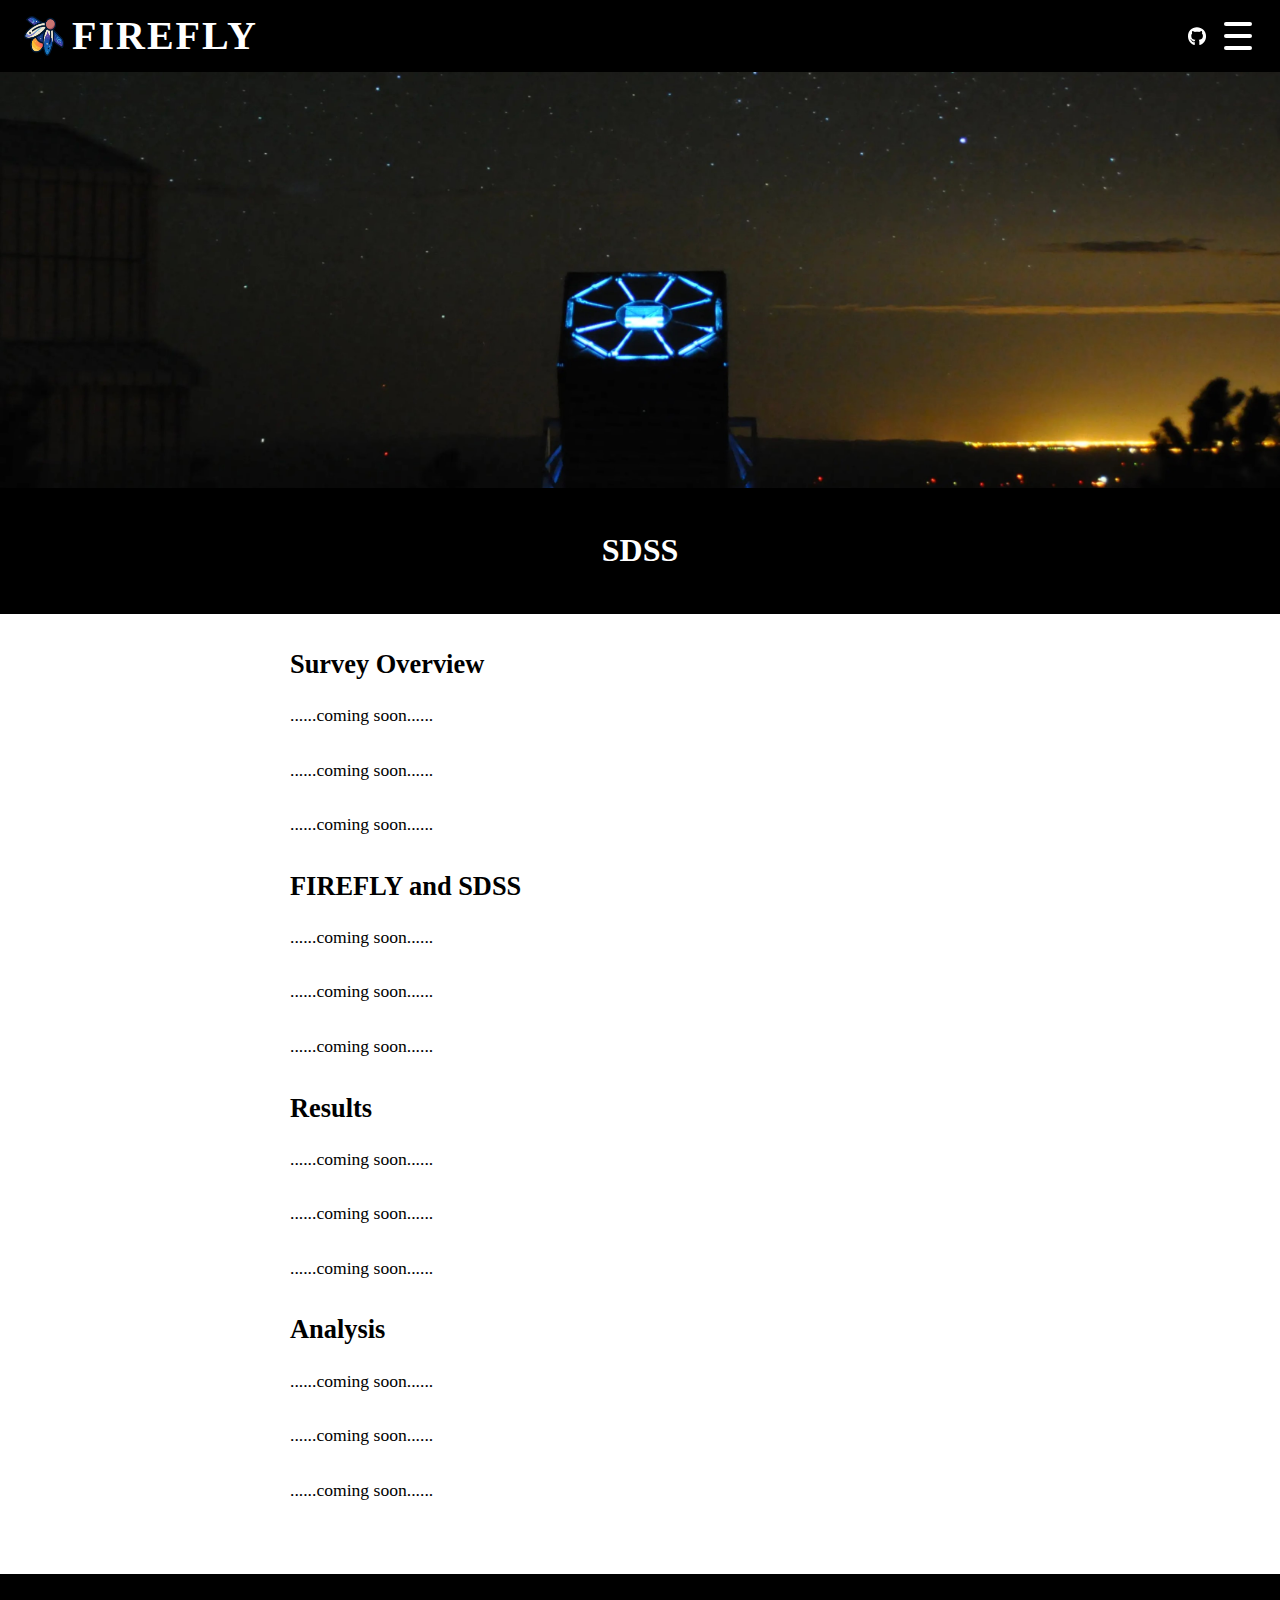
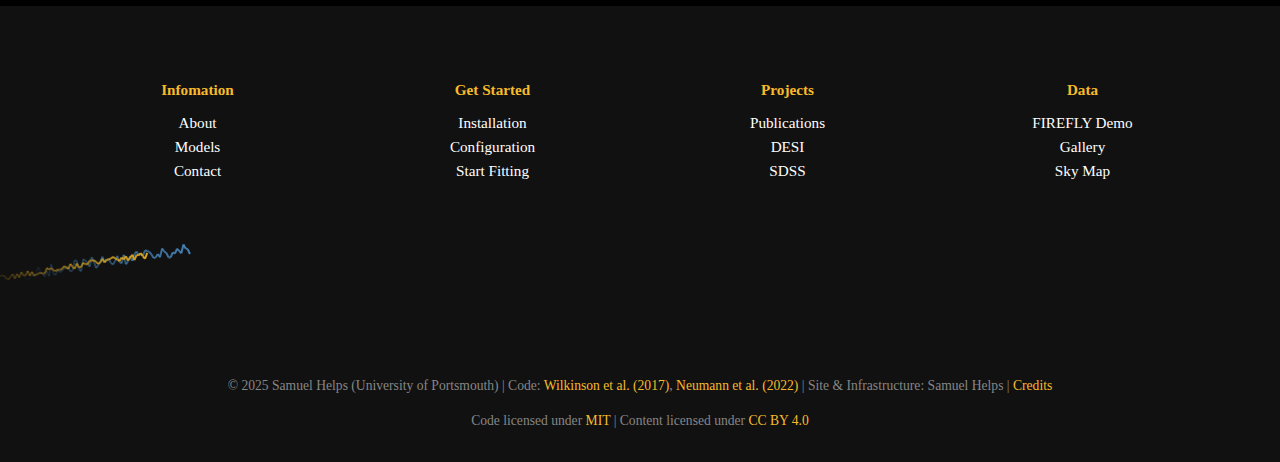
<file: sdss.html>
<!DOCTYPE html>
<html lang="en">
<head>
  <meta charset="UTF-8" />
  <meta name="viewport" content="width=device-width, initial-scale=1" />
  <title>Configuration - FIREFLY</title>
  <link rel="stylesheet" href="css\style.css" />
  <script src="js\script.js" defer></script>
</head>
<body>
  <!-- Topbar: black bar with logo, title, and menu icon -->
  <div class="topbar" id="topbar">
  <div class="logo-area">
    <a href="index.html" class="home-link">
      <img src="images/AIfly.png" alt="Logo" class="logo-img" />
      <span class="firefly-title">FIREFLY</span>
    </a>
  </div>
<!-- From Uiverse.io by vinodjangid07 --> 
  <button class="Btn-git" onclick="window.open('https://github.com/FireflySpectra/firefly_release', '_blank')">
    <svg class="svgIcon-git" viewBox="0 0 496 512" height="1.4em" xmlns="https://github.com/FireflySpectra/firefly_release"><path d="M165.9 397.4c0 2-2.3 3.6-5.2 3.6-3.3.3-5.6-1.3-5.6-3.6 0-2 2.3-3.6 5.2-3.6 3-.3 5.6 1.3 5.6 3.6zm-31.1-4.5c-.7 2 1.3 4.3 4.3 4.9 2.6 1 5.6 0 6.2-2s-1.3-4.3-4.3-5.2c-2.6-.7-5.5.3-6.2 2.3zm44.2-1.7c-2.9.7-4.9 2.6-4.6 4.9.3 2 2.9 3.3 5.9 2.6 2.9-.7 4.9-2.6 4.6-4.6-.3-1.9-3-3.2-5.9-2.9zM244.8 8C106.1 8 0 113.3 0 252c0 110.9 69.8 205.8 169.5 239.2 12.8 2.3 17.3-5.6 17.3-12.1 0-6.2-.3-40.4-.3-61.4 0 0-70 15-84.7-29.8 0 0-11.4-29.1-27.8-36.6 0 0-22.9-15.7 1.6-15.4 0 0 24.9 2 38.6 25.8 21.9 38.6 58.6 27.5 72.9 20.9 2.3-16 8.8-27.1 16-33.7-55.9-6.2-112.3-14.3-112.3-110.5 0-27.5 7.6-41.3 23.6-58.9-2.6-6.5-11.1-33.3 2.6-67.9 20.9-6.5 69 27 69 27 20-5.6 41.5-8.5 62.8-8.5s42.8 2.9 62.8 8.5c0 0 48.1-33.6 69-27 13.7 34.7 5.2 61.4 2.6 67.9 16 17.7 25.8 31.5 25.8 58.9 0 96.5-58.9 104.2-114.8 110.5 9.2 7.9 17 22.9 17 46.4 0 33.7-.3 75.4-.3 83.6 0 6.5 4.6 14.4 17.3 12.1C428.2 457.8 496 362.9 496 252 496 113.3 383.5 8 244.8 8zM97.2 352.9c-1.3 1-1 3.3.7 5.2 1.6 1.6 3.9 2.3 5.2 1 1.3-1 1-3.3-.7-5.2-1.6-1.6-3.9-2.3-5.2-1zm-10.8-8.1c-.7 1.3.3 2.9 2.3 3.9 1.6 1 3.6.7 4.3-.7.7-1.3-.3-2.9-2.3-3.9-2-.6-3.6-.3-4.3.7zm32.4 35.6c-1.6 1.3-1 4.3 1.3 6.2 2.3 2.3 5.2 2.6 6.5 1 1.3-1.3.7-4.3-1.3-6.2-2.2-2.3-5.2-2.6-6.5-1zm-11.4-14.7c-1.6 1-1.6 3.6 0 5.9 1.6 2.3 4.3 3.3 5.6 2.3 1.6-1.3 1.6-3.9 0-6.2-1.4-2.3-4-3.3-5.6-2z"></path></svg>
    <span class="text-git">Github</span>
  </button>
  <div class="menu-icon" id="menuIcon" tabindex="0" aria-label="Open menu">
    <span></span>
    <span></span>
    <span></span>
  </div>
    <div class="menu-drawer" id="menuDrawer">
      <ul>
        <li><a href=index.html#intro">About</a></li>
        <li><a href="demofitter.html">FIREFLY Demo</a></li>
        <li>
          <a href="index.html#install">Install →</a>
          <ul>
            <li><a href="installation.html">Installation</a></li>
            <li><a href="configuration.html">Configuration</a></li>
            <li><a href="start-fitting.html">Start Fitting</a></li>
          </ul>
        </li>
        <li><a href="index.html#models">Models</a></li>
        <li>
          <a href="index.html#surveys">Surveys →</a>
          <ul>
            <li><a href="desi.html">DESI</a></li>
            <li><a href="sdss.html">SDSS</a></li>
          </ul>
        </li>
        <li><a href="index.html#gallery">Gallery</a></li>
        <li><a href="index.html#contact">Contact</a></li>
      </ul>
    </div>
  </div>

  <div class="image-credit-wrapper">
  <header class="hero-sdss"></header>
  <div class="image-credit">
    Credit: SDSS/David Law — <a href="https://www.sdss.org/science/image-gallery/" target="_blank" rel="noopener">CC BY 4.0</a>
  </div>
  </div>

  <header><h1>SDSS</h1></header>
  <section class="section light">
    <div style="text-align: center; margin-top: 20px;"></div>
    <h2 class="h-left">Survey Overview</h2>
    <p>......coming soon......</p>
    <p>......coming soon......</p>
    <p>......coming soon......</p>
    <!--<p>The Sloan Digital Sky Survey (SDSS) is a foundational astronomical survey that began in the 2000s. Using a 2.5m telescope and fiber-fed spectrographs, SDSS mapped the sky in imaging and obtained spectra for millions of galaxies and quasars. Its spectroscopic programme (SDSS I-IV) used plug-plate cartridges with hundreds of fixed fibres on each plate, covering roughly 3800-9200 Å at R∼2000 (though coarser resolution than DESI). SDSS produced the first large, uniform catalogues of galaxy stellar populations, revolutionising galaxy evolution studies (e.g. Tremonti et al. 2004, Thomas et al. 2005). It remains the most cited astronomical survey of all time. SDSS data releases (e.g. DR17) provide calibrated spectra for on the order of a million galaxies (over z~0-0.3).</p>
    <ul>
      <li>SDSS has provided spectra for ..... million of celestial objects, enabling detailed analysis of their properties.</li>
    </ul>
    --> <h2 class="h-left">FIREFLY and SDSS</h2>
    <p>......coming soon......</p>
    <p>......coming soon......</p>
    <p>......coming soon......</p>
    <!--<p>Firefly was originally developed and validated with SDSS data. SDSS's large spectroscopic sample was the ideal testbed: uniform data format, well-calibrated spectra, and many previous results for comparison. In practice, FIREFLY fits on SDSS DR14/DR17 spectra have confirmed it can robustly recover ages, [Z/H] and masses across a wide range of galaxy types. The main differences between SDSS and DESI data are instrumental: SDSS used fixed fibre plates (576-640 fibres per plate), whereas DESI employs a robotic fibre positioning with 5000 fibres. SDSS spectra typically have lower S/N for faint targets compared to DESI; for example, DESI routinely reaches S/N≈7 for [O II] in similar galaxies where SDSS would struggle. SDSS also covered a smaller area and redshift range.</p>
    <p>Because of these differences, Firefly runs on SDSS were somewhat simpler (smaller dataset, no need to parallelise to SCIAMA scale). The basic setup - MaStar SSPs, Kroupa IMF, dust law - is the same. Overall, applying Firefly to SDSS provided the initial “check” that the code works and that systematic biases are understood. The excellent agreement of DESI results with known SDSS trends (downsizing, main sequence, etc.) confirms that FIREFLY's performance is consistent across surveys. Future work will use FIREFLY's SDSS outputs (e.g. Chapman 2024) to directly compare samples.</p>
    --> <h2 class="h-left">Results</h2>
    <p>......coming soon......</p>
    <p>......coming soon......</p>
    <p>......coming soon......</p>
    <!--<p>(Results of Firefly applied to SDSS data are forthcoming and will be supplied here.)</p>
    --> <h2 class="h-left">Analysis</h2>
    <p>......coming soon......</p>
    <p>......coming soon......</p>
    <p>......coming soon......</p>
    <!--<p>(Placeholder: Comparative analysis will be added. Future content should compare SDSS and DESI trends, for example highlighting how DESI extends mass and metallicity ranges (see Chapman 2024) or comparing sSFR distributions (see Trussler et al. 2020). Detailed comparisons with published SDSS full-spectral fitting catalogs will illustrate the impact of DESI's higher resolution and depth.)</p>
  --> </section>
  </div>
<footer>
  <div style="max-width:1200px; margin:auto; padding: 20px; display:grid; grid-template-columns: repeat(auto-fit, minmax(180px, 1fr)); gap:20px; font-size:0.95em;">
    <div>
      <h4 style="color:#f7ba2b; margin-bottom:8px;">Infomation</h4>
      <ul style="list-style:none; padding:0; margin:0;">
        <li><a href="index.html#intro" style="color:white; text-decoration:none;">About</a></li>
        <li><a href="index.html#models" style="color:white; text-decoration:none;">Models</a></li>
        <li><a href="index.html#contact" style="color:white; text-decoration:none;">Contact</a></li>
      </ul>
    </div>

    <div>
      <h4 style="color:#f7ba2b; margin-bottom:8px;">Get Started</h4>
      <ul style="list-style:none; padding:0; margin:0;">
        <li><a href="installation.html" style="color:white; text-decoration:none;">Installation</a></li>
        <li><a href="configuration.html" style="color:white; text-decoration:none;">Configuration</a></li>
        <li><a href="start-fitting.html" style="color:white; text-decoration:none;">Start Fitting</a></li>
      </ul>
    </div>

    <div>
      <h4 style="color:#f7ba2b; margin-bottom:8px;">Projects</h4>
      <ul style="list-style:none; padding:0; margin:0;">
        <li><a href="publications.html" style="color:white; text-decoration:none;">Publications</a></li>
        <li><a href="desi.html" style="color:white; text-decoration:none;">DESI</a></li>
        <li><a href="sdss.html" style="color:white; text-decoration:none;">SDSS</a></li>
        
      </ul>
    </div>

    <div>
      <h4 style="color:#f7ba2b; margin-bottom:8px;">Data</h4>
      <ul style="list-style:none; padding:0; margin:0;">
        <li><a href="demofitter.html" style="color:white; text-decoration:none;">FIREFLY Demo</a></li>
        <li><a href="index.html#gallery" style="color:white; text-decoration:none;">Gallery</a></li>
        <li><a href="index.html#sky-map" style="color:white; text-decoration:none;">Sky Map</a></li>
      </ul>
    </div>
  </div>
  <div style="width:100%;margin:auto;">
    <canvas id="spectralWidget" style="width:100%;height:auto;"></canvas>
  </div>
  <p style="font-size: 0.85em; color: #868686;">
    &copy; 2025 Samuel Helps (University of Portsmouth) | Code: 
    <a href="https://ui.adsabs.harvard.edu/abs/2017MNRAS.472.4297W" target="_blank">Wilkinson et al. (2017)</a>, 
    <a href="https://ui.adsabs.harvard.edu/abs/2022MNRAS.510.1538N" target="_blank">Neumann et al. (2022)</a> |
    Site & Infrastructure: Samuel Helps |
    <a href="credits.html">Credits</a>
  </p>
  <p style="font-size: 0.85em; color: #868686;">
    Code licensed under <a href="LICENSE">MIT</a> | Content licensed under <a href="https://creativecommons.org/licenses/by/4.0/">CC BY 4.0</a>
  </p>
</footer>

<script>
const canvas = document.getElementById('spectralWidget');
const ctx = canvas.getContext('2d');

function resizeCanvas() {
    canvas.width = canvas.offsetWidth;
    canvas.height = 150;
}
resizeCanvas();
window.addEventListener('resize', resizeCanvas);

// Generate synthetic data and model
const N = 600;
let spectrum = new Array(N);
let model = new Array(N);
let wavelength = new Array(N);
for (let i = 0; i < N; i++) {
    const x = i / N * 10;
    wavelength[i] = x;
    spectrum[i] = 15 + 6 * Math.sin(x * 0.6) + Math.random() * 2;
    model[i] = 15 + 6 * Math.sin(x * 0.6 + 0.1) + Math.random() * 1; // trailing model
}

let progress = 0;
const fadeLength = 80; // Number of points over which to fade out

function draw() {
    ctx.clearRect(0, 0, canvas.width, canvas.height);

    const margin = 0;
    const w = canvas.width - 2 * margin;
    const h = canvas.height - 2 * margin;

    const maxY = Math.max(...spectrum) + 5;
    const minY = Math.min(...spectrum) - 5;

    const toCanvas = (x, y) => [
        margin + (x / 10) * w,
        canvas.height - margin - ((y - minY) / (maxY - minY)) * h
    ];

    // Draw spectrum with fade
    ctx.lineWidth = 2;
    for (let i = Math.max(1, progress - fadeLength); i < progress && i < N; i++) {
        let alpha = (i - (progress - fadeLength)) / fadeLength; // 0..1 fade factor
        ctx.strokeStyle = `rgba(70,130,180,${alpha.toFixed(2)})`; // steelblue fade

        ctx.beginPath();
        const [x0, y0] = toCanvas(wavelength[i - 1], spectrum[i - 1]);
        const [x1, y1] = toCanvas(wavelength[i], spectrum[i]);
        ctx.moveTo(x0, y0);
        ctx.lineTo(x1, y1);
        ctx.stroke();
    }

    // Draw model with fade
    for (let i = Math.max(1, progress - fadeLength - 20); i < progress - 20 && i < N; i++) {
        if(i < 1) continue;
        let alpha = (i - (progress - fadeLength - 20)) / fadeLength; // same fade factor shifted by delay
        if(alpha < 0) alpha = 0;
        if(alpha > 1) alpha = 1;

        ctx.strokeStyle = `rgba(218,165,32,${alpha.toFixed(2)})`; // goldenrod fade
        ctx.lineWidth = 2;

        ctx.beginPath();
        const [x0, y0] = toCanvas(wavelength[i - 1], model[i - 1]);
        const [x1, y1] = toCanvas(wavelength[i], model[i]);
        ctx.moveTo(x0, y0);
        ctx.lineTo(x1, y1);
        ctx.stroke();
    }

    // Increment progress and loop
    if (progress < N + fadeLength + 20) {
        progress += 2;
        requestAnimationFrame(draw);
    } else {
        progress = 0; // Loop animation
        setTimeout(() => requestAnimationFrame(draw), 1000);
    }
}

draw();
</script>
</body>
</html>
</file>
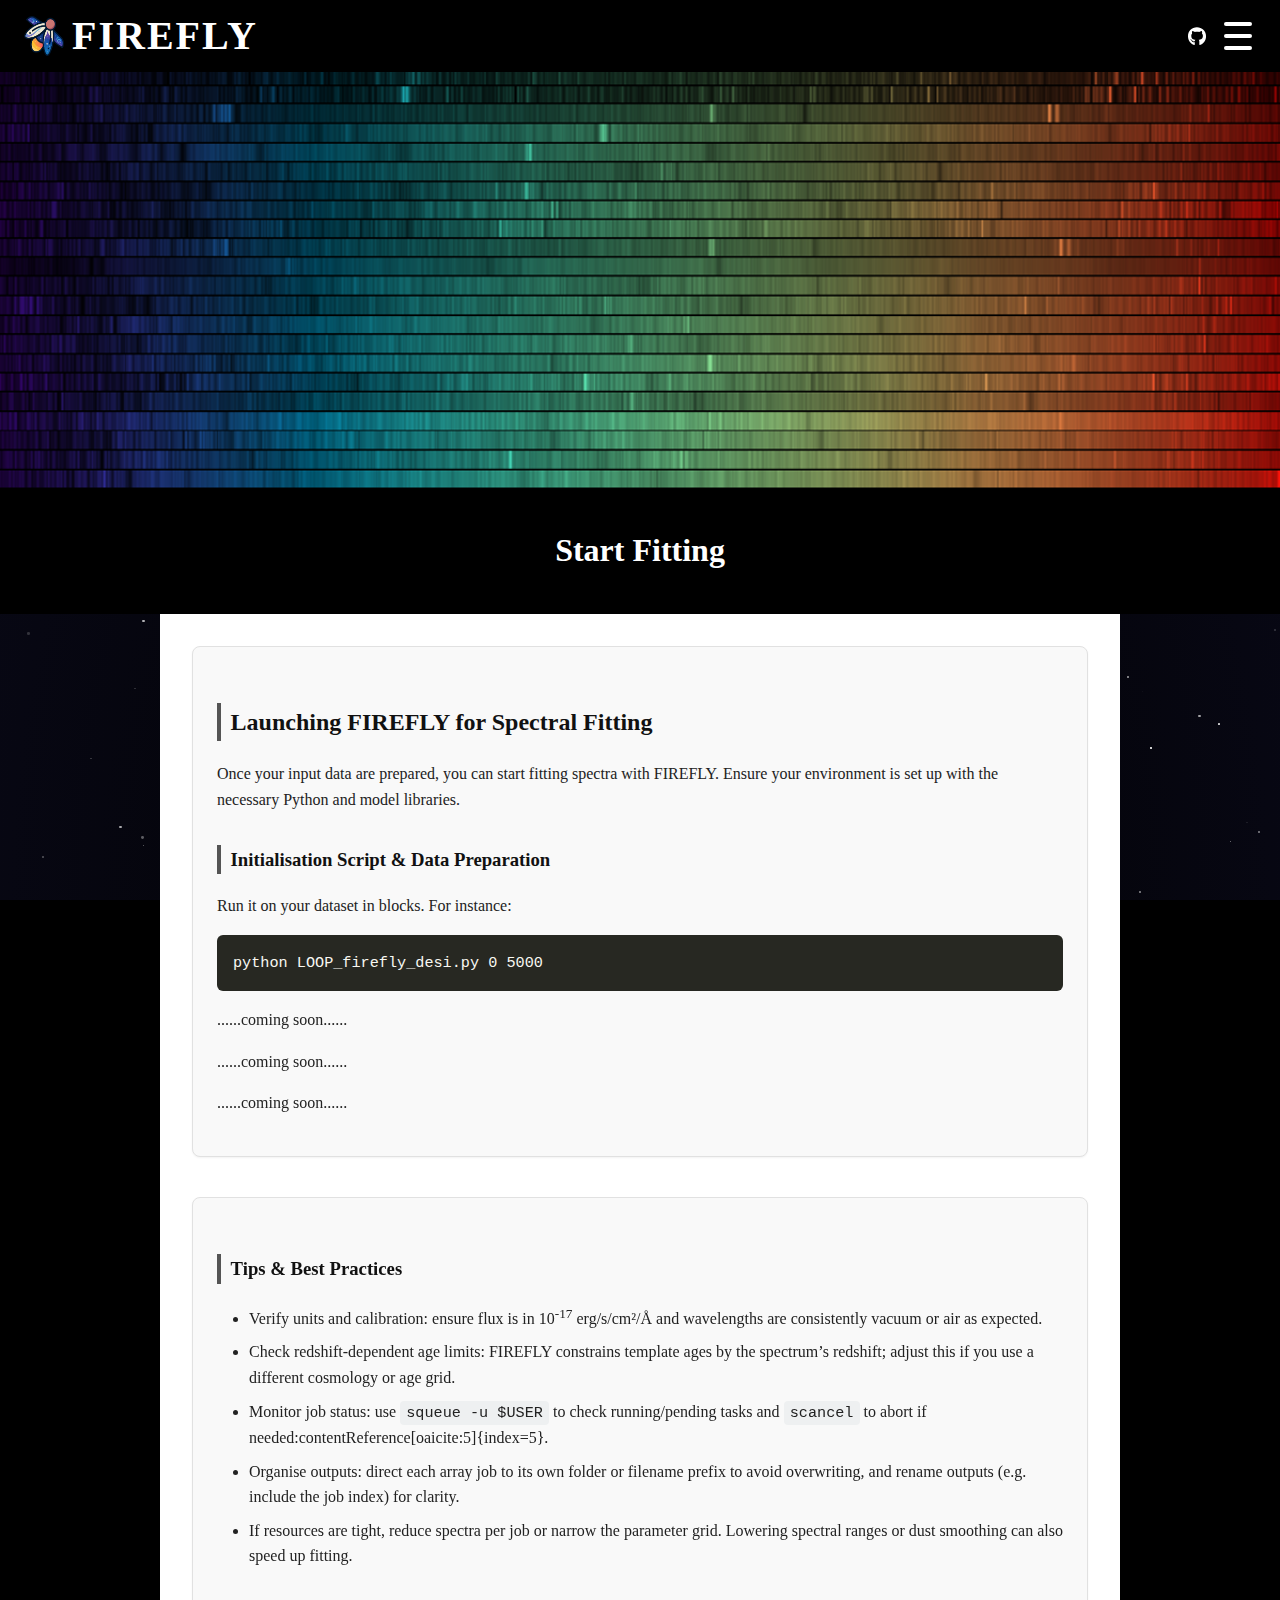
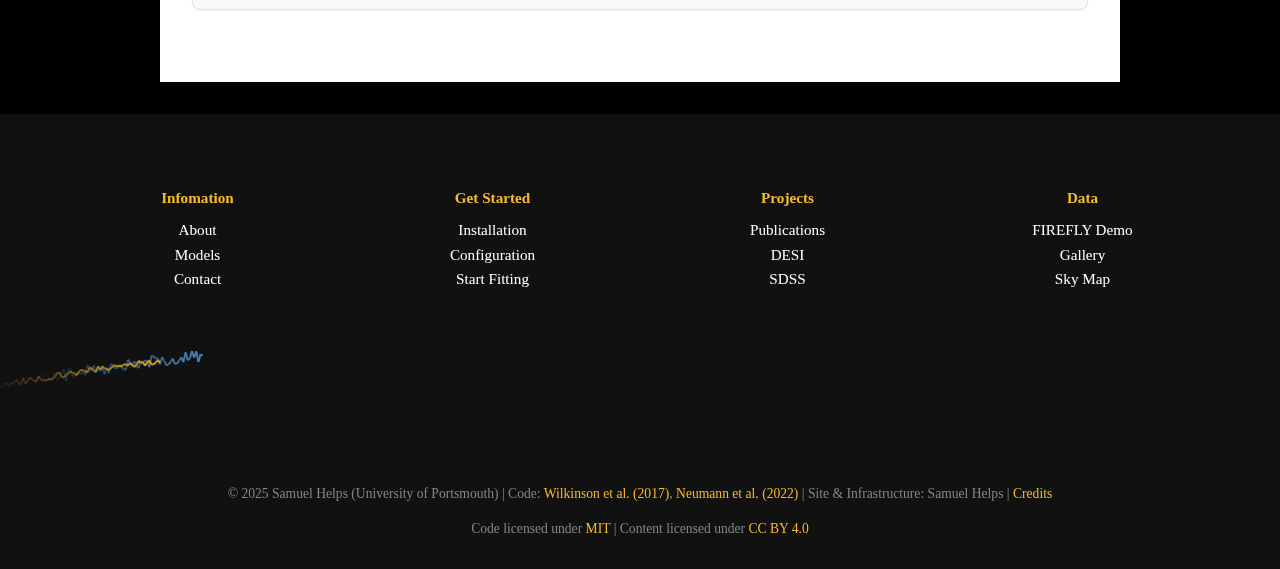
<file: start-fitting.html>
<!DOCTYPE html>
<html lang="en">
<head>
  <meta charset="UTF-8" />
  <meta name="viewport" content="width=device-width, initial-scale=1" />
  <title>Start Fitting - FIREFLY</title>
  <link rel="stylesheet" href="css\style.css" />
  <script src="js\script.js" defer></script>
</head>
<body>
  <!-- Topbar: black bar with logo, title, and menu icon -->
  <div class="topbar" id="topbar">
  <div class="logo-area">
    <a href="index.html" class="home-link">
      <img src="images/AIfly.png" alt="Logo" class="logo-img" />
      <span class="firefly-title">FIREFLY</span>
    </a>
  </div>
<!-- From Uiverse.io by vinodjangid07 --> 
  <button class="Btn-git" onclick="window.open('https://github.com/FireflySpectra/firefly_release', '_blank')">
    <svg class="svgIcon-git" viewBox="0 0 496 512" height="1.4em" xmlns="https://github.com/FireflySpectra/firefly_release"><path d="M165.9 397.4c0 2-2.3 3.6-5.2 3.6-3.3.3-5.6-1.3-5.6-3.6 0-2 2.3-3.6 5.2-3.6 3-.3 5.6 1.3 5.6 3.6zm-31.1-4.5c-.7 2 1.3 4.3 4.3 4.9 2.6 1 5.6 0 6.2-2s-1.3-4.3-4.3-5.2c-2.6-.7-5.5.3-6.2 2.3zm44.2-1.7c-2.9.7-4.9 2.6-4.6 4.9.3 2 2.9 3.3 5.9 2.6 2.9-.7 4.9-2.6 4.6-4.6-.3-1.9-3-3.2-5.9-2.9zM244.8 8C106.1 8 0 113.3 0 252c0 110.9 69.8 205.8 169.5 239.2 12.8 2.3 17.3-5.6 17.3-12.1 0-6.2-.3-40.4-.3-61.4 0 0-70 15-84.7-29.8 0 0-11.4-29.1-27.8-36.6 0 0-22.9-15.7 1.6-15.4 0 0 24.9 2 38.6 25.8 21.9 38.6 58.6 27.5 72.9 20.9 2.3-16 8.8-27.1 16-33.7-55.9-6.2-112.3-14.3-112.3-110.5 0-27.5 7.6-41.3 23.6-58.9-2.6-6.5-11.1-33.3 2.6-67.9 20.9-6.5 69 27 69 27 20-5.6 41.5-8.5 62.8-8.5s42.8 2.9 62.8 8.5c0 0 48.1-33.6 69-27 13.7 34.7 5.2 61.4 2.6 67.9 16 17.7 25.8 31.5 25.8 58.9 0 96.5-58.9 104.2-114.8 110.5 9.2 7.9 17 22.9 17 46.4 0 33.7-.3 75.4-.3 83.6 0 6.5 4.6 14.4 17.3 12.1C428.2 457.8 496 362.9 496 252 496 113.3 383.5 8 244.8 8zM97.2 352.9c-1.3 1-1 3.3.7 5.2 1.6 1.6 3.9 2.3 5.2 1 1.3-1 1-3.3-.7-5.2-1.6-1.6-3.9-2.3-5.2-1zm-10.8-8.1c-.7 1.3.3 2.9 2.3 3.9 1.6 1 3.6.7 4.3-.7.7-1.3-.3-2.9-2.3-3.9-2-.6-3.6-.3-4.3.7zm32.4 35.6c-1.6 1.3-1 4.3 1.3 6.2 2.3 2.3 5.2 2.6 6.5 1 1.3-1.3.7-4.3-1.3-6.2-2.2-2.3-5.2-2.6-6.5-1zm-11.4-14.7c-1.6 1-1.6 3.6 0 5.9 1.6 2.3 4.3 3.3 5.6 2.3 1.6-1.3 1.6-3.9 0-6.2-1.4-2.3-4-3.3-5.6-2z"></path></svg>
    <span class="text-git">Github</span>
  </button>
  <div class="menu-icon" id="menuIcon" tabindex="0" aria-label="Open menu">
    <span></span>
    <span></span>
    <span></span>
  </div>
    <div class="menu-drawer" id="menuDrawer">
      <ul>
        <li><a href=index.html#intro">About</a></li>
        <li><a href="demofitter.html">FIREFLY Demo</a></li>
        <li>
          <a href="index.html#install">Install →</a>
          <ul>
            <li><a href="installation.html">Installation</a></li>
            <li><a href="configuration.html">Configuration</a></li>
            <li><a href="start-fitting.html">Start Fitting</a></li>
          </ul>
        </li>
        <li><a href="index.html#models">Models</a></li>
        <li>
          <a href="index.html#surveys">Surveys →</a>
          <ul>
            <li><a href="desi.html">DESI</a></li>
            <li><a href="sdss.html">SDSS</a></li>
          </ul>
        </li>
        <li><a href="index.html#gallery">Gallery</a></li>
        <li><a href="index.html#contact">Contact</a></li>
      </ul>
    </div>
  </div>

  <header class="hero-startfitting"></header>
  <header><h1>Start Fitting</h1></header>
  

  <div id="star-background"></div>

<main class="documentation-content config-section">
  <section class="intro">
    <h2>Launching FIREFLY for Spectral Fitting</h2>
    <p> Once your input data are prepared, you can start fitting spectra with FIREFLY. Ensure your environment is set up with the necessary Python and model libraries.</p>
        <h3>Initialisation Script & Data Preparation</h3>
        <p>Run it on your dataset in blocks. For instance:</p>
        <pre><code class="language-bash">python LOOP_firefly_desi.py 0 5000</code></pre>
        <p>......coming soon......</p>
        <p>......coming soon......</p>
        <p>......coming soon......</p>
      </section>
<section class="tips">
  <h3>Tips & Best Practices</h3>
  <ul>
    <li>Verify units and calibration: ensure flux is in 10<sup>-17</sup> erg/s/cm²/Å and wavelengths are consistently vacuum or air as expected.</li>
    <li>Check redshift-dependent age limits: FIREFLY constrains template ages by the spectrum’s redshift; adjust this if you use a different cosmology or age grid.</li>
    <li>Monitor job status: use <code>squeue -u $USER</code> to check running/pending tasks and <code>scancel</code> to abort if needed:contentReference[oaicite:5]{index=5}.</li>
    <li>Organise outputs: direct each array job to its own folder or filename prefix to avoid overwriting, and rename outputs (e.g. include the job index) for clarity.</li>
    <li>If resources are tight, reduce spectra per job or narrow the parameter grid. Lowering spectral ranges or dust smoothing can also speed up fitting.</li>
  </ul>
</section>
</main>



  <script>
    const starContainer = document.getElementById('star-background');
    for (let i = 0; i < 200; i++) {
      const star = document.createElement('div');
      star.className = 'star';

      const size = Math.random() * 2 + 1;
      star.style.width = `${size}px`;
      star.style.height = `${size}px`;
      star.style.top = `${Math.random() * 100}%`;
      star.style.left = `${Math.random() * 100}%`;
      star.style.opacity = Math.random();
      star.style.animationDuration = `${Math.random() * 4 + 1}s`;
      star.style.animationDelay = `${Math.random() * 5}s`;

      starContainer.appendChild(star);
    }
  </script>


<footer>
  <div style="max-width:1200px; margin:auto; padding: 20px; display:grid; grid-template-columns: repeat(auto-fit, minmax(180px, 1fr)); gap:20px; font-size:0.95em;">
    <div>
      <h4 style="color:#f7ba2b; margin-bottom:8px;">Infomation</h4>
      <ul style="list-style:none; padding:0; margin:0;">
        <li><a href="index.html#intro" style="color:white; text-decoration:none;">About</a></li>
        <li><a href="index.html#models" style="color:white; text-decoration:none;">Models</a></li>
        <li><a href="index.html#contact" style="color:white; text-decoration:none;">Contact</a></li>
      </ul>
    </div>

    <div>
      <h4 style="color:#f7ba2b; margin-bottom:8px;">Get Started</h4>
      <ul style="list-style:none; padding:0; margin:0;">
        <li><a href="installation.html" style="color:white; text-decoration:none;">Installation</a></li>
        <li><a href="configuration.html" style="color:white; text-decoration:none;">Configuration</a></li>
        <li><a href="start-fitting.html" style="color:white; text-decoration:none;">Start Fitting</a></li>
      </ul>
    </div>

    <div>
      <h4 style="color:#f7ba2b; margin-bottom:8px;">Projects</h4>
      <ul style="list-style:none; padding:0; margin:0;">
        <li><a href="publications.html" style="color:white; text-decoration:none;">Publications</a></li>
        <li><a href="desi.html" style="color:white; text-decoration:none;">DESI</a></li>
        <li><a href="sdss.html" style="color:white; text-decoration:none;">SDSS</a></li>
      </ul>
    </div>

    <div>
      <h4 style="color:#f7ba2b; margin-bottom:8px;">Data</h4>
      <ul style="list-style:none; padding:0; margin:0;">
        <li><a href="demofitter.html" style="color:white; text-decoration:none;">FIREFLY Demo</a></li>
        <li><a href="index.html#gallery" style="color:white; text-decoration:none;">Gallery</a></li>
        <li><a href="index.html#sky-map" style="color:white; text-decoration:none;">Sky Map</a></li>
      </ul>
    </div>
  </div>
  <div style="width:100%;margin:auto;">
    <canvas id="spectralWidget" style="width:100%;height:auto;"></canvas>
  </div>
  <p style="font-size: 0.85em; color: #868686;">
    &copy; 2025 Samuel Helps (University of Portsmouth) | Code: 
    <a href="https://ui.adsabs.harvard.edu/abs/2017MNRAS.472.4297W" target="_blank">Wilkinson et al. (2017)</a>, 
    <a href="https://ui.adsabs.harvard.edu/abs/2022MNRAS.510.1538N" target="_blank">Neumann et al. (2022)</a> |
    Site & Infrastructure: Samuel Helps |
    <a href="credits.html">Credits</a>
  </p>
  <p style="font-size: 0.85em; color: #868686;">
    Code licensed under <a href="LICENSE">MIT</a> | Content licensed under <a href="https://creativecommons.org/licenses/by/4.0/">CC BY 4.0</a>
  </p>
</footer>

<script>
const canvas = document.getElementById('spectralWidget');
const ctx = canvas.getContext('2d');

function resizeCanvas() {
    canvas.width = canvas.offsetWidth;
    canvas.height = 150;
}
resizeCanvas();
window.addEventListener('resize', resizeCanvas);

// Generate synthetic data and model
const N = 600;
let spectrum = new Array(N);
let model = new Array(N);
let wavelength = new Array(N);
for (let i = 0; i < N; i++) {
    const x = i / N * 10;
    wavelength[i] = x;
    spectrum[i] = 15 + 6 * Math.sin(x * 0.6) + Math.random() * 2;
    model[i] = 15 + 6 * Math.sin(x * 0.6 + 0.1) + Math.random() * 1; // trailing model
}

let progress = 0;
const fadeLength = 80; // Number of points over which to fade out

function draw() {
    ctx.clearRect(0, 0, canvas.width, canvas.height);

    const margin = 0;
    const w = canvas.width - 2 * margin;
    const h = canvas.height - 2 * margin;

    const maxY = Math.max(...spectrum) + 5;
    const minY = Math.min(...spectrum) - 5;

    const toCanvas = (x, y) => [
        margin + (x / 10) * w,
        canvas.height - margin - ((y - minY) / (maxY - minY)) * h
    ];

    // Draw spectrum with fade
    ctx.lineWidth = 2;
    for (let i = Math.max(1, progress - fadeLength); i < progress && i < N; i++) {
        let alpha = (i - (progress - fadeLength)) / fadeLength; // 0..1 fade factor
        ctx.strokeStyle = `rgba(70,130,180,${alpha.toFixed(2)})`; // steelblue fade

        ctx.beginPath();
        const [x0, y0] = toCanvas(wavelength[i - 1], spectrum[i - 1]);
        const [x1, y1] = toCanvas(wavelength[i], spectrum[i]);
        ctx.moveTo(x0, y0);
        ctx.lineTo(x1, y1);
        ctx.stroke();
    }

    // Draw model with fade
    for (let i = Math.max(1, progress - fadeLength - 20); i < progress - 20 && i < N; i++) {
        if(i < 1) continue;
        let alpha = (i - (progress - fadeLength - 20)) / fadeLength; // same fade factor shifted by delay
        if(alpha < 0) alpha = 0;
        if(alpha > 1) alpha = 1;

        ctx.strokeStyle = `rgba(218,165,32,${alpha.toFixed(2)})`; // goldenrod fade
        ctx.lineWidth = 2;

        ctx.beginPath();
        const [x0, y0] = toCanvas(wavelength[i - 1], model[i - 1]);
        const [x1, y1] = toCanvas(wavelength[i], model[i]);
        ctx.moveTo(x0, y0);
        ctx.lineTo(x1, y1);
        ctx.stroke();
    }

    // Increment progress and loop
    if (progress < N + fadeLength + 20) {
        progress += 2;
        requestAnimationFrame(draw);
    } else {
        progress = 0; // Loop animation
        setTimeout(() => requestAnimationFrame(draw), 1000);
    }
}

draw();
</script>

</body>
</html>
</file>
